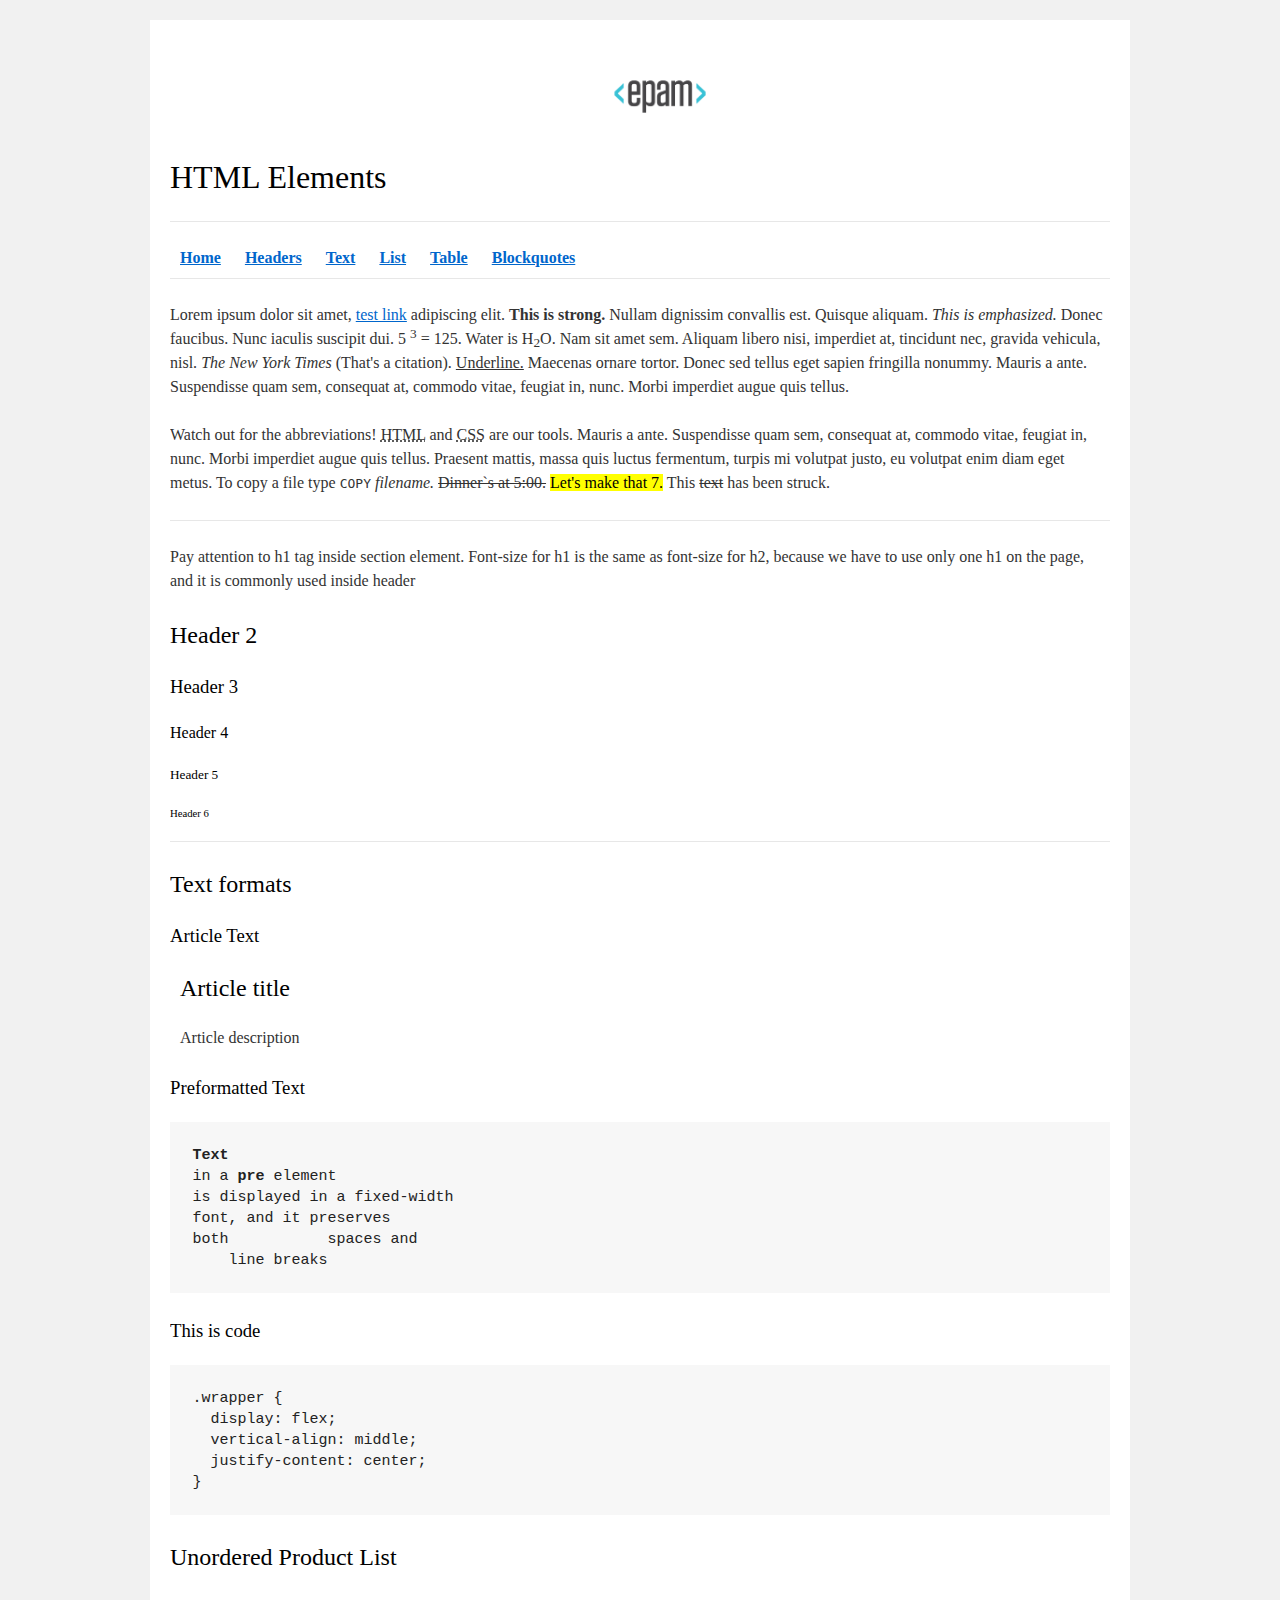
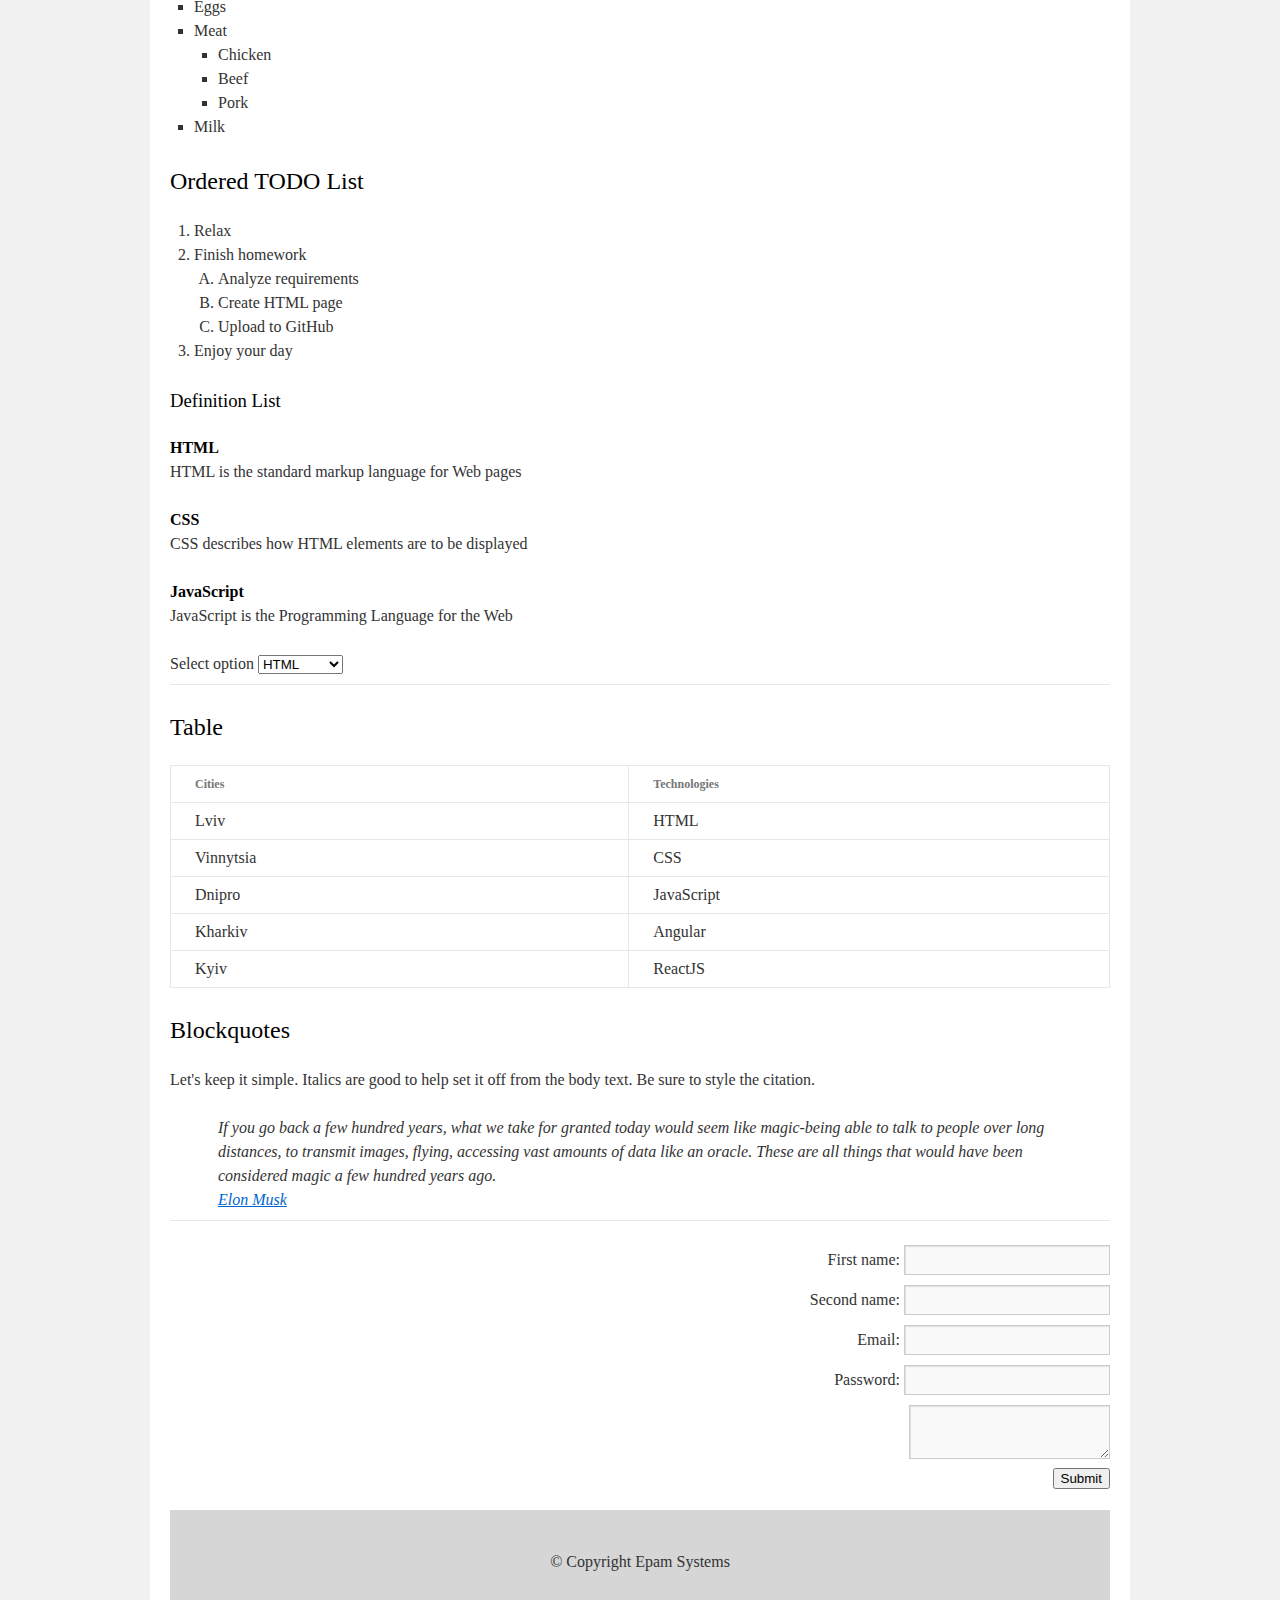
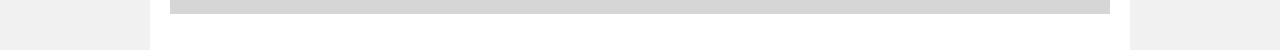
<file: FL11_HW1/homework/index.html>
<!DOCTYPE html>
<html lang="en" xmlns="http://www.w3.org/1999/xhtml">
<head>
  <meta charset="utf-8">
  <title>HTML Basics</title>
  <link rel="stylesheet" href="style.css">
</head>
<body>
<div id="wrapper">
  <div id="main">
    <div id="container">
      <div id="content" role="main">
        <header>
          <img src="logo.png" alt="logo">
          <h1>HTML Elements</h1>
          <hr>
          <nav>
            <a href="#home"><b>Home</b></a>
            <a href="#headers"><b>Headers</b></a>
            <a href="#text"><b>Text</b></a>
            <a href="#list"><b>List</b></a>
            <a href="#table"><b>Table</b></a>
            <a href="#blockquotes"><b>Blockquotes</b></a>
          </nav>
          <hr>
        </header>
        <main id="home">
            <p>
              Lorem ipsum dolor sit amet,
              <a href="#">test link</a>
              adipiscing elit.
              <strong>This is strong.</strong>
              Nullam dignissim convallis est. Quisque aliquam.
              <em>This is emphasized.</em>
              Donec faucibus. Nunc iaculis suscipit dui. 5 <sup>3</sup> = 125.
              Water is H<sub>2</sub>O.
              Nam sit amet sem. Aliquam libero nisi, imperdiet at, tincidunt nec, gravida vehicula, nisl.
              <cite>The New York Times</cite>
              (That's a citation).
              <u>Underline.</u>
              Maecenas ornare tortor. Donec sed tellus eget sapien fringilla nonummy. Mauris a ante. Suspendisse quam
              sem, consequat at, commodo vitae, feugiat in, nunc. Morbi imperdiet augue quis tellus.
            </p>
            <p>
              Watch out for the abbreviations!
              <abbr title="Hyper Text Markup Language ">HTML</abbr>
              and
              <abbr title="Cascading Style Sheets ">CSS</abbr>
              are our tools. Mauris a ante. Suspendisse quam sem, consequat at, commodo vitae, feugiat in, nunc. Morbi
              imperdiet augue quis tellus. Praesent mattis, massa quis luctus fermentum, turpis mi volutpat justo, eu
              volutpat enim diam eget metus. To copy a file type
              <code>COPY</code>
              <i>filename.</i>
              <s>Dinner`s at 5:00.</s>
              <mark>Let's make that 7.</mark>
              This <s>text</s> has been struck.
            </p>
            <hr>
            <p>
              Pay attention to h1 tag inside section element. Font-size for h1 is the same as font-size for h2,
              because we have to use only one h1 on the page, and it is commonly used inside header
            </p>
          <section id="headers">
            <h2>Header 2</h2>
            <h3>Header 3</h3>
            <h4>Header 4</h4>
            <h5>Header 5</h5>
            <h6>Header 6</h6>
          </section>
          <hr>
          <section id="text">
            <h2>Text formats</h2>
            <h3>Article Text</h3>
            <article>
              <h2>Article title</h2>
              <p>Article description</p>
            </article>
            <h3>Preformatted Text</h3>
            <pre><b>Text</b>
in a <b>pre</b> element
is displayed in a fixed-width
font, and it preserves
both           spaces and
    line breaks</pre>
            <h3>This is code</h3>
            <pre>.wrapper {
  display: flex;
  vertical-align: middle;
  justify-content: center;
}</pre>
          </section>
          <section id="list">
            <h2>Unordered Product List</h2>
            <ul>
              <li>Eggs</li>
              <li>Meat
                <ul>
                  <li>Chicken</li>
                  <li>Beef</li>
                  <li>Pork</li>
                </ul>
              </li>
              <li>Milk</li>
            </ul>
            <h2>Ordered TODO List</h2>
            <ol>
              <li>Relax</li>
              <li>Finish homework
                <ol>
                  <li>Analyze requirements</li>
                  <li>Create HTML page</li>
                  <li>Upload to GitHub</li>
                </ol>
              </li>
              <li>Enjoy your day</li>
            </ol>
            <h3>Definition List</h3>
            <dl>
              <dt>HTML</dt>
              <dd>HTML is the standard markup language for Web pages</dd>
              <dt>CSS</dt>
              <dd>CSS describes how HTML elements are to be displayed</dd>
              <dt>JavaScript</dt>
              <dd>JavaScript is the Programming Language for the Web</dd>
            </dl>
            <label>Select option
              <select id="select">
                <option value="html">HTML</option>
                <option value="css">CSS</option>
                <option value="JavaScript">JavaScript</option>
              </select>
            </label>
          </section>
          <hr>
          <section id="table">
            <h2>Table</h2>
            <table>
              <thead>
              <tr>
                <th>Cities</th>
                <th>Technologies</th>
              </tr>
              </thead>
              <tbody>
              <tr>
                <td>Lviv</td>
                <td>HTML</td>
              </tr>
              <tr>
                <td>Vinnytsia</td>
                <td>CSS</td>
              </tr>
              <tr>
                <td>Dnipro</td>
                <td>JavaScript</td>
              </tr>
              <tr>
                <td>Kharkiv</td>
                <td>Angular</td>
              </tr>
              <tr>
                <td>Kyiv</td>
                <td>ReactJS</td>
              </tr>
              </tbody>
            </table>
          </section>
          <section id="blockquotes">
            <h2>Blockquotes</h2>
            <p>Let's keep it simple. Italics are good to help set it off from the body text. Be sure to style the citation.</p>
            <blockquote>If you go back a few hundred years, what we take for granted today would seem like magic-being able
              to talk to people over long distances, to transmit images, flying, accessing vast amounts of data
              like an oracle. These are all things that would have been considered magic a few hundred years ago.</blockquote>
            <blockquote><a href="https://en.wikipedia.org/wiki/Elon_Musk" target="_blank">Elon Musk</a></blockquote>
          </section>
          <hr>
            <form action="#" method="get">
              <label for="name">
                First name: <input type="text" id="name"><br>
              </label>
              <label for="secondname">
                Second name: <input type="text" id="secondname"><br>
              </label>
              <label for="email">
                Email: <input type="email" id="email" required><br>
              </label>
              <label for="password">
                Password: <input type="password" id="password"><br>
              </label>
              <label>
                <textarea></textarea><br>
              </label>
              <button type="submit">Submit</button>
            </form>
        </main>
        <footer>
          &copy; Copyright Epam Systems
        </footer>
      </div>
    </div>
  </div>
</div>
</body>
</html>
</file>
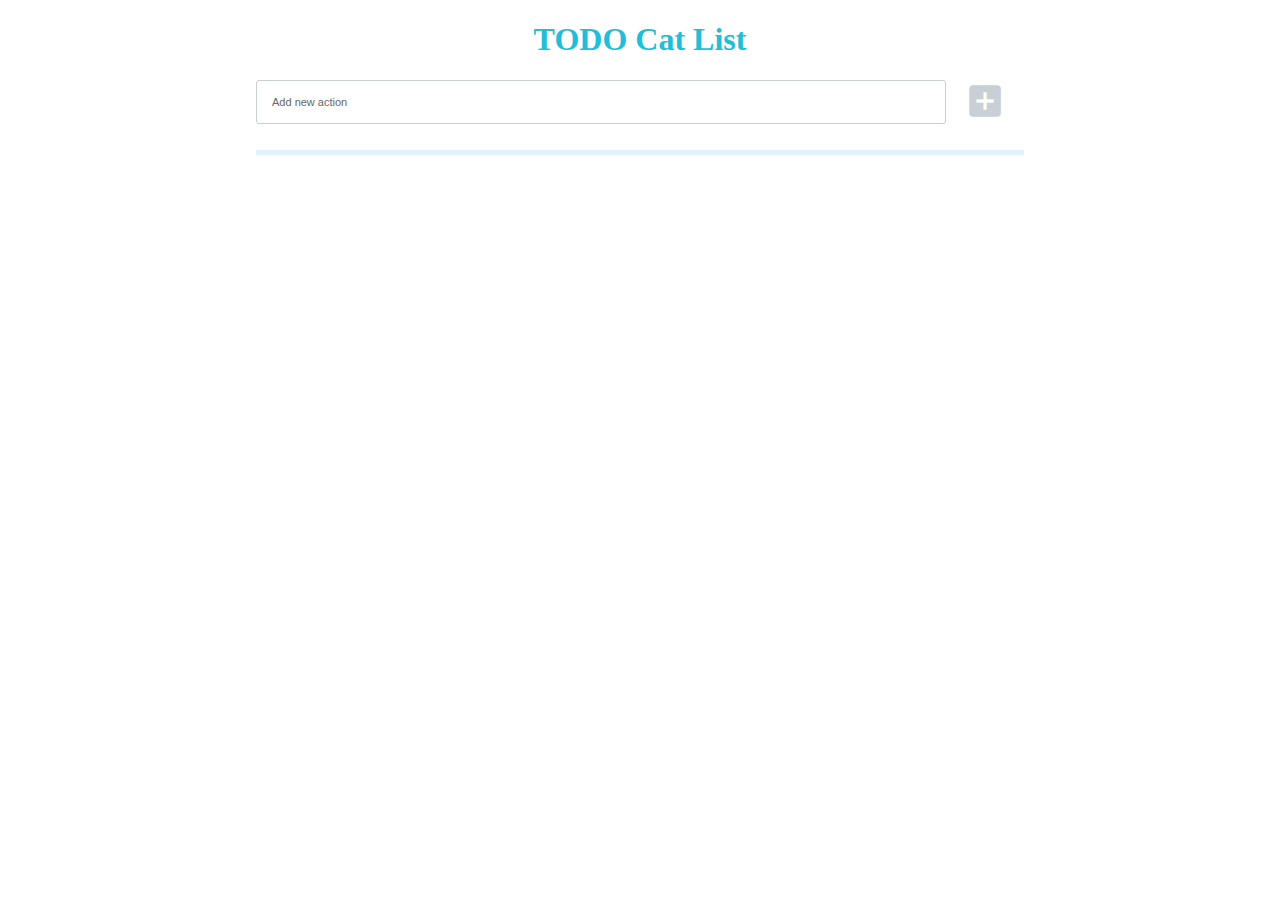
<file: FL11_HW11/homework/index.html>
<!DOCTYPE html>
<html lang="en">
<head>
  <meta charset="UTF-8">
  <title>Homework 11 - TODO Cat List</title>
  <link rel="stylesheet" href="./assets/material-icons/material-icons.css">
  <link rel="stylesheet" href="./assets/styles.css">
</head>
<body>

  <div id="root">
    <h1><span>todo</span> Cat List</h1>
    <div class="wrapper flex">
      <label>
        <input type="text" placeholder="Add new action" class="message">
      </label>
      <button class="add">
        <i class="material-icons icon_size">add_box</i>
      </button>
    </div>
    <div class="wrapper">
      <hr>
    </div>
    <div class="wrapper flex column">
      <ul class="todo width_100"></ul>
    </div>
  </div>
  <script src="./src/app.js"></script>
</body>
</html>
</file>
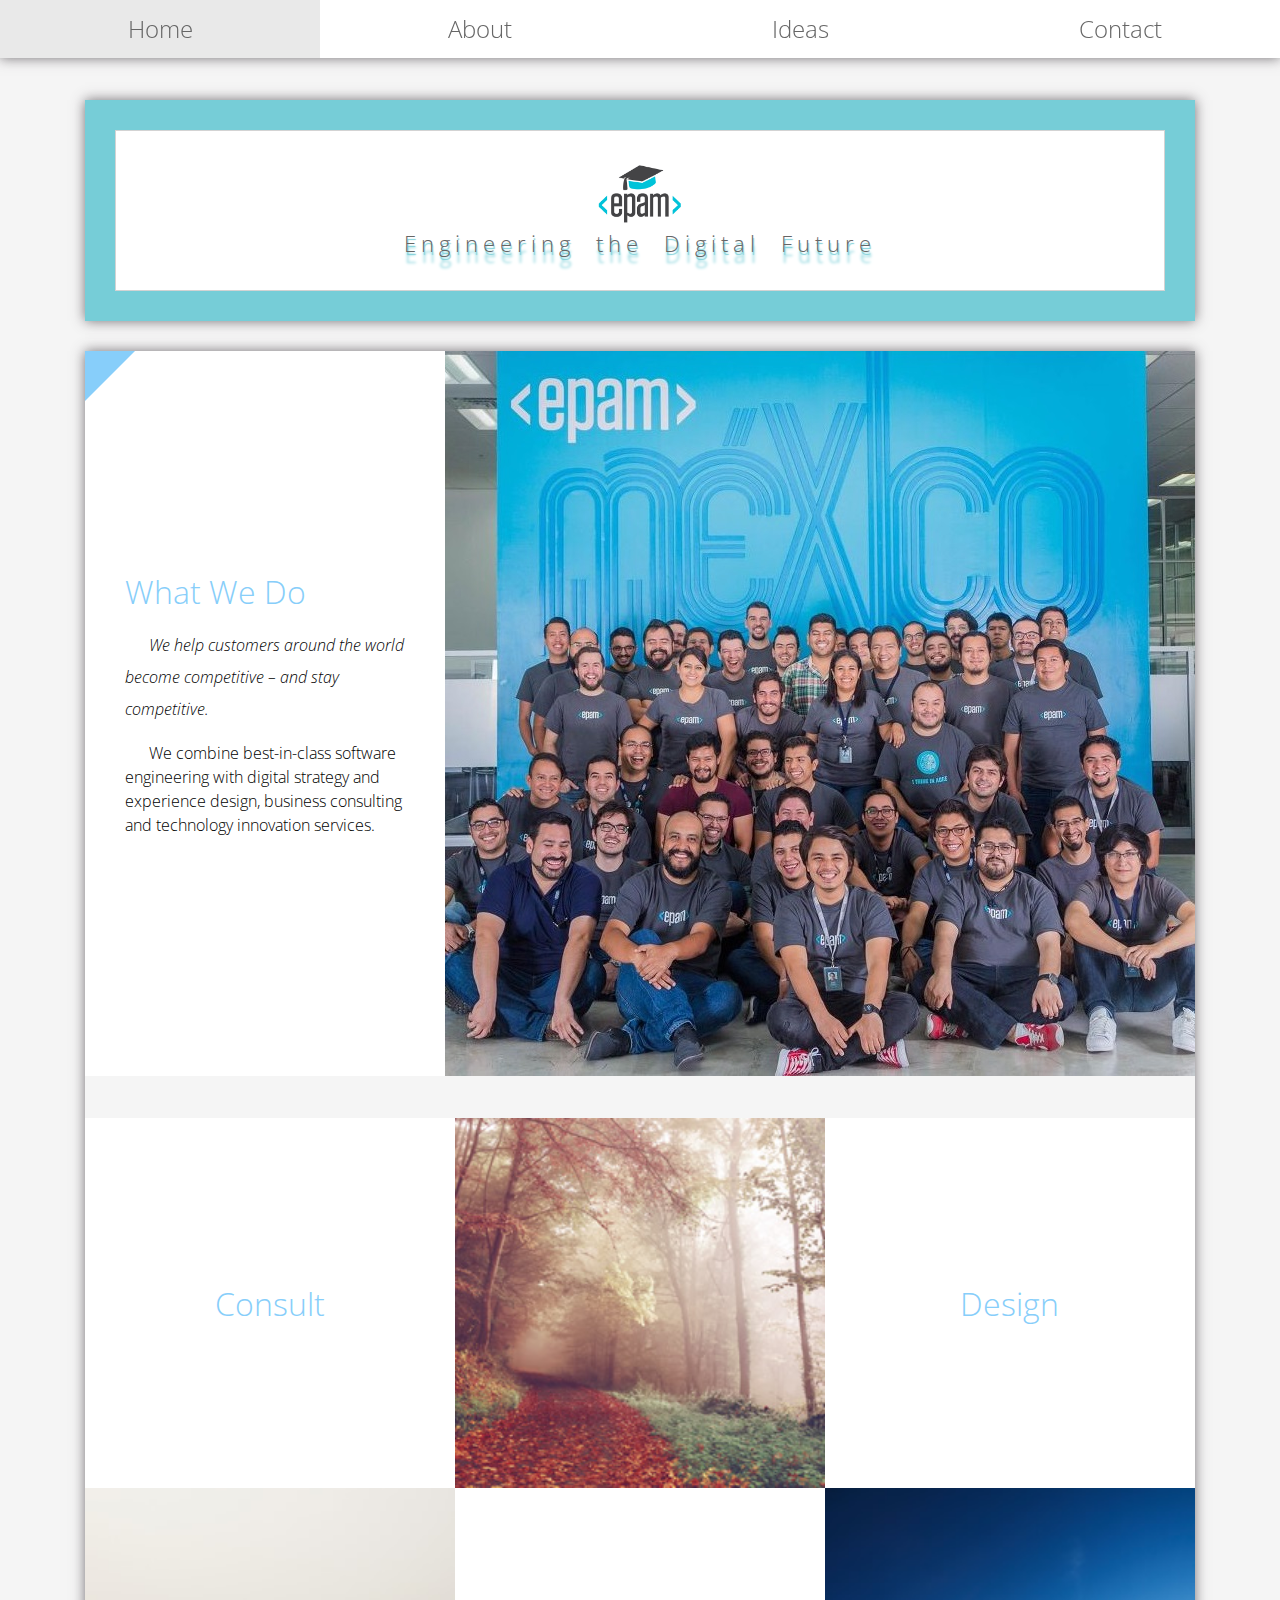
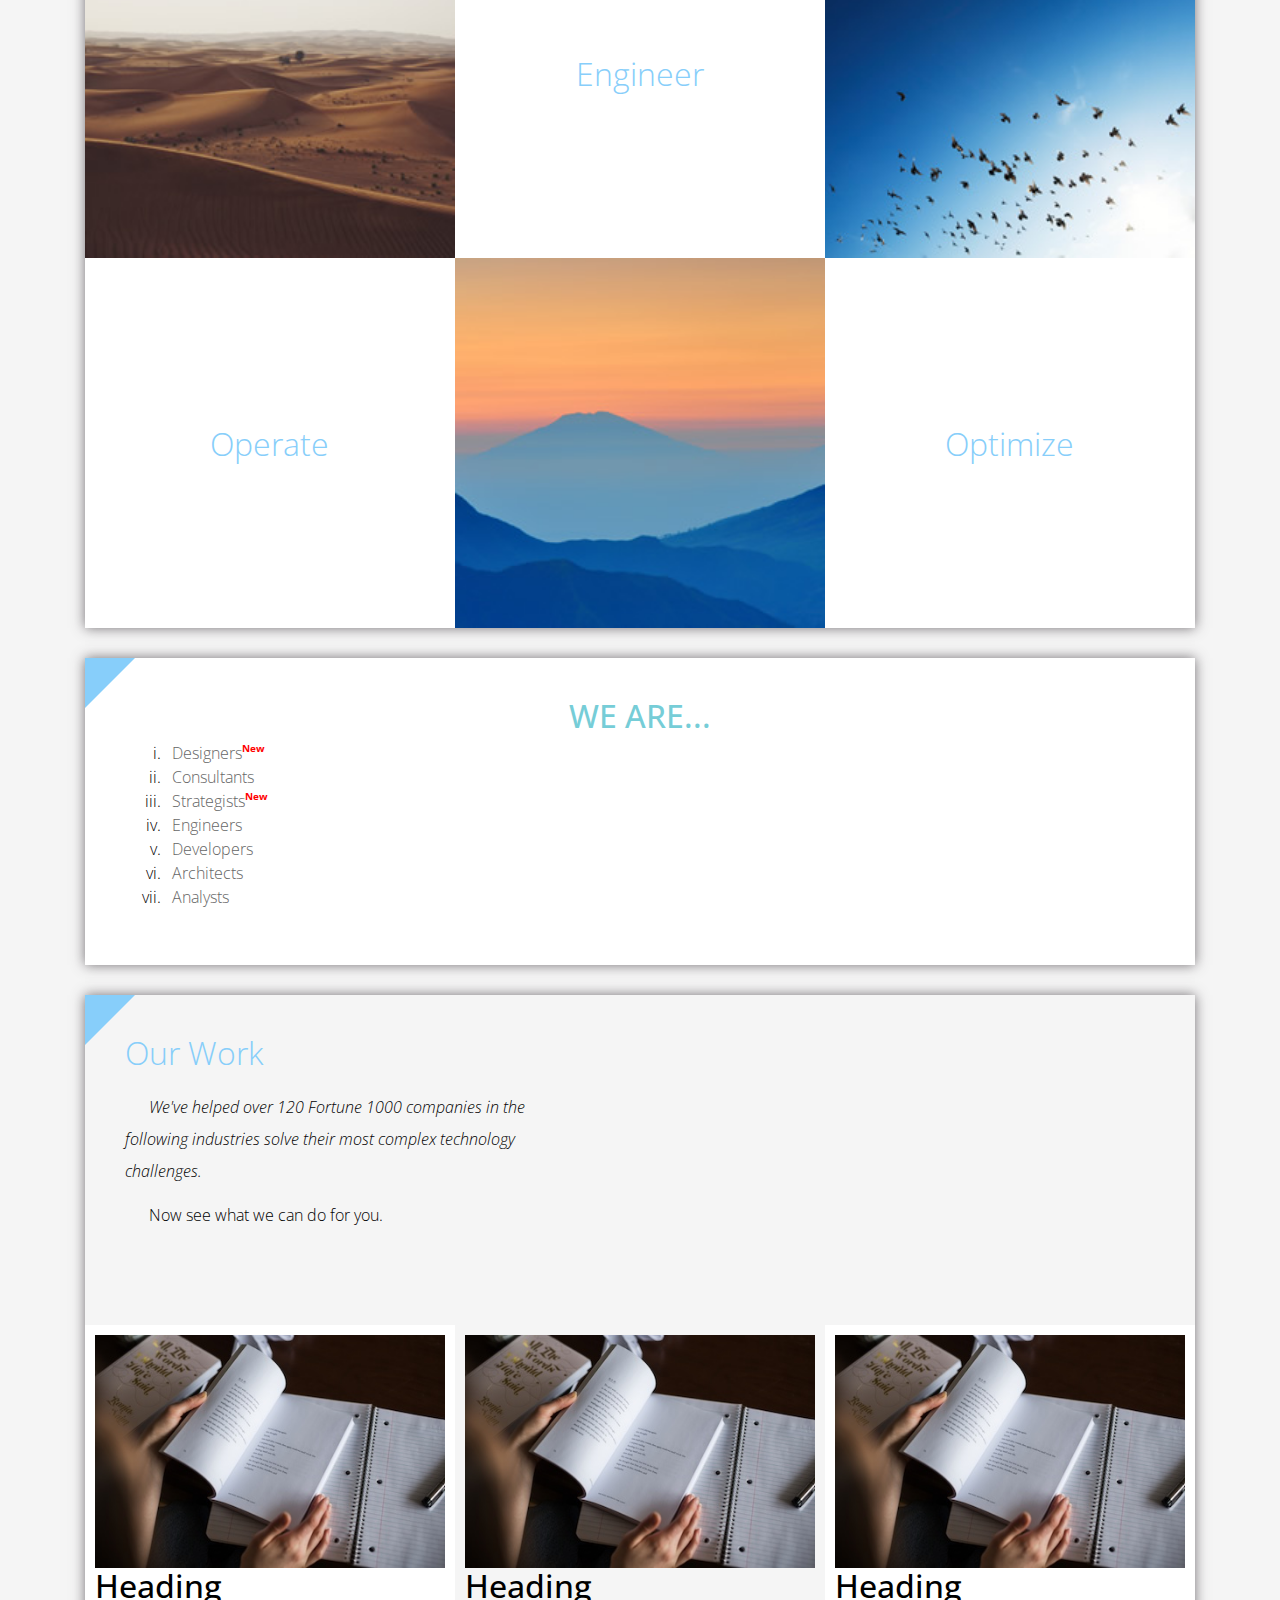
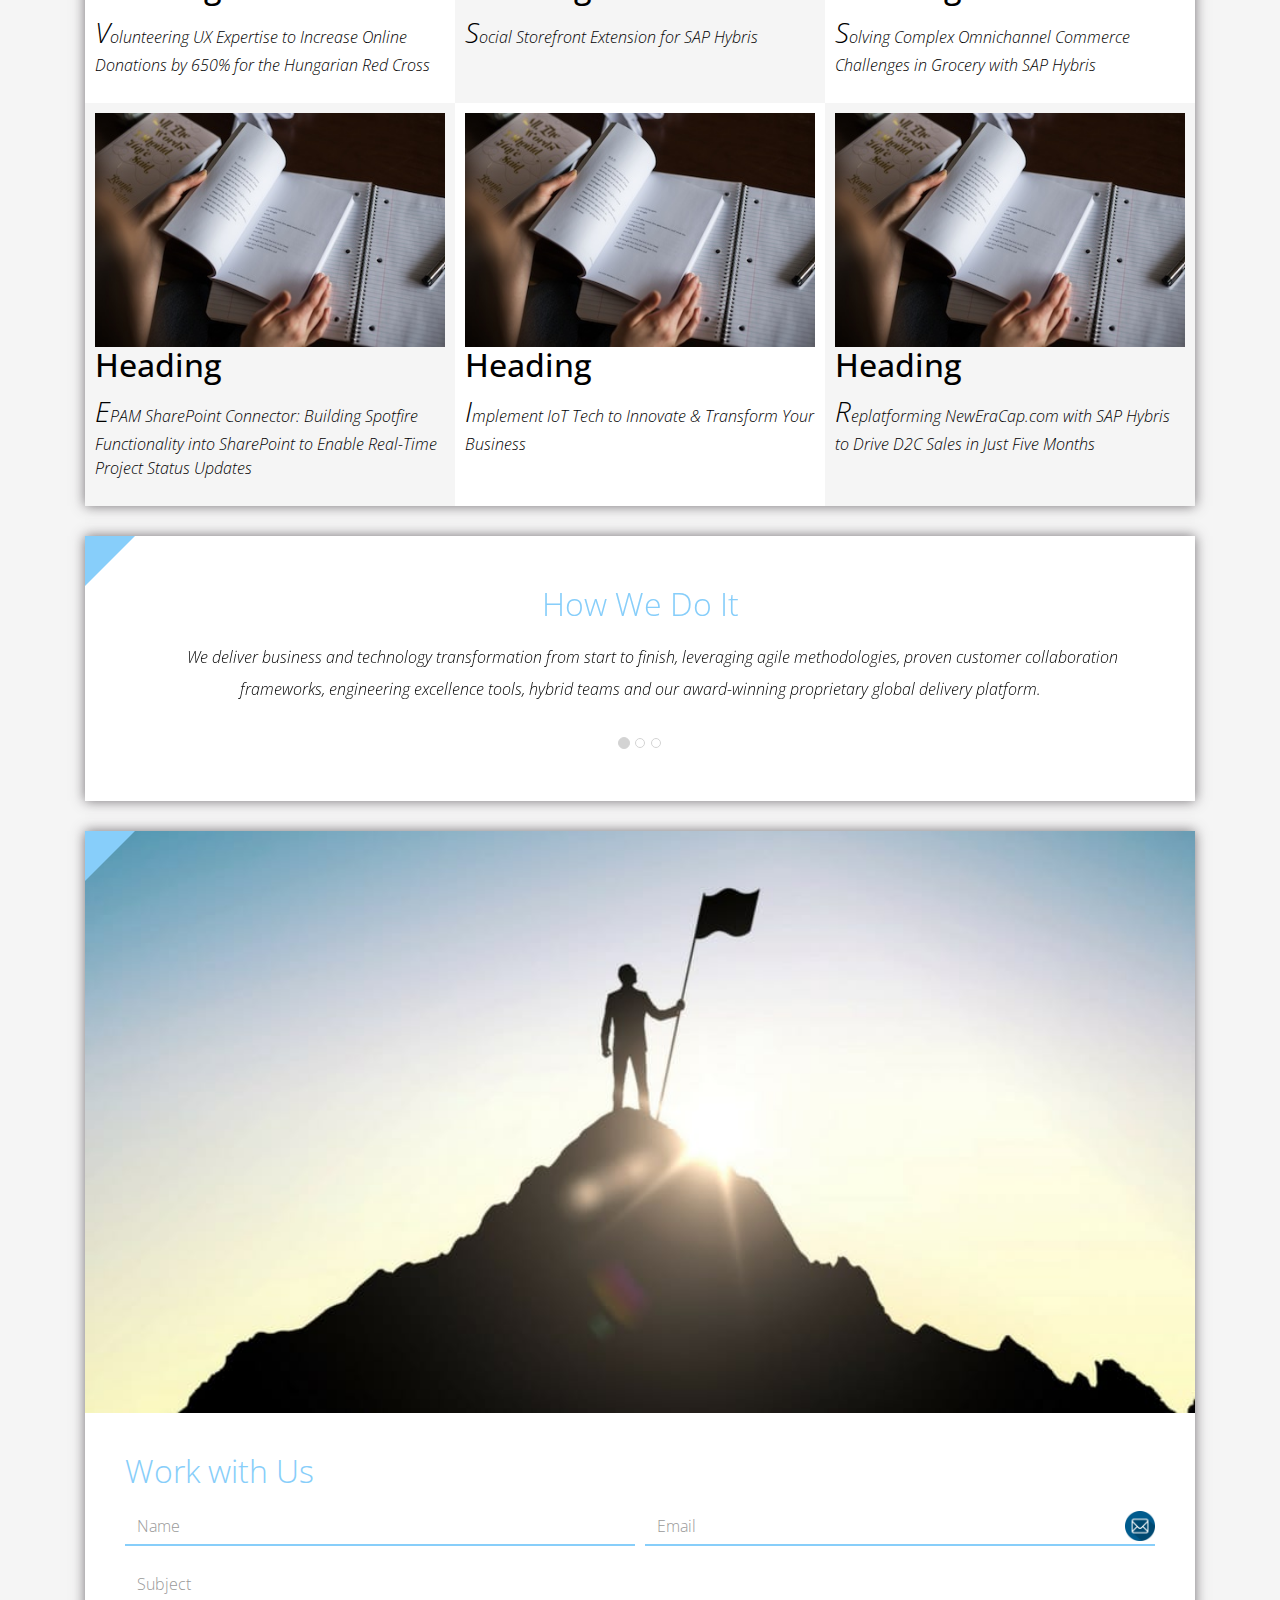
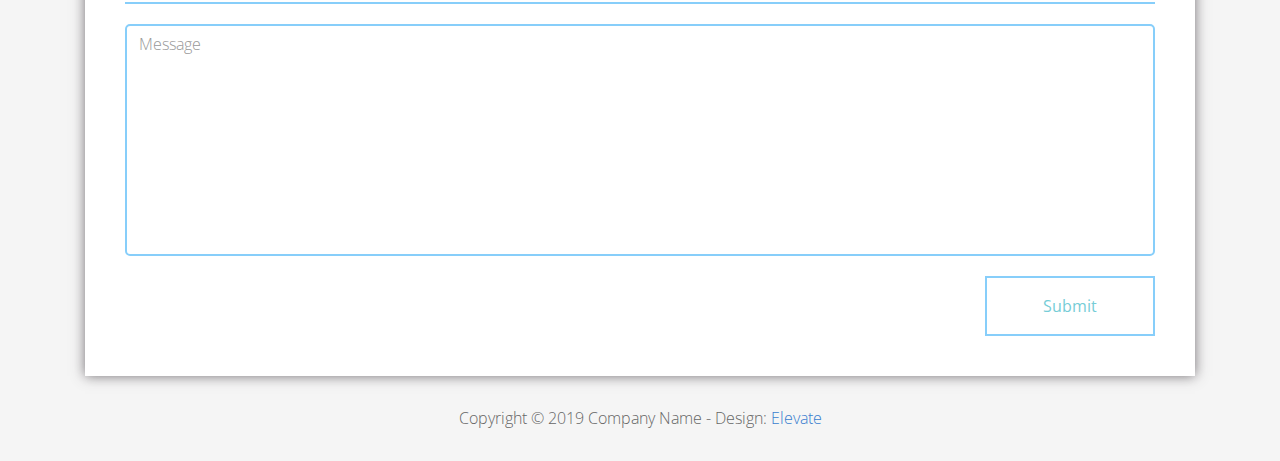
<file: FL11_HW2/homework/index.html>
<!DOCTYPE html>
<html lang="en">
<head>
  <meta charset="utf-8">
  <meta http-equiv="X-UA-Compatible" content="IE=edge">
  <meta name="viewport" content="width=device-width, initial-scale=1">

  <title>CSS Basics HW</title>



  <!-- load stylesheets -->
  <link rel="stylesheet" href="http://fonts.googleapis.com/css?family=Open+Sans:300,400">
  <!-- Google web font "Open Sans" -->
  <link rel="stylesheet" href="css/bootstrap.min.css">
  <!-- Bootstrap style -->
  <link rel="stylesheet" href="css/general.css">
  <link rel="stylesheet" href="css/style.css">
  <!-- Templatemo style -->
</head>

<body>
<div class="container">

  <div class="tm-sidebar">
    <nav class="tm-main-nav">
      <ul>
        <li class="tm-nav-item"><a href="#home" class="tm-nav-item-link">Home</a></li>
        <li class="tm-nav-item"><a href="#about" class="tm-nav-item-link">About</a></li>
        <li class="tm-nav-item"><a href="#ideas" class="tm-nav-item-link">Ideas</a></li>
        <li class="tm-nav-item"><a href="#contact" class="tm-nav-item-link">Contact</a></li>
      </ul>
    </nav>
  </div>

  <div class="tm-main-content">

    <div id="home" class="tm-content-box tm-content-header margin-b-10">
      <div class="tm-banner">
        <div class="tm-banner-inner">
          <img src="img/epam_logo.png" width="100" alt="">
          <p class="tm-banner-text">Engineering the Digital Future</p>
        </div>
      </div>
    </div>

    <section>
      <div class="tm-content-box flex-2-col">

        <div class="padding-medium flex-item tm-team-description-container flex-item">
          <h2 class="tm-section-title">What We Do</h2>
          <p class="tm-section-description">We help customers around the world become competitive – and stay competitive.</p>
          <p class="tm-section-description"> We combine best-in-class software engineering with digital strategy and experience design, business consulting and technology innovation services.</p>
        </div>
        <div class="flex-item tm-team-img">
          <img src="img/epam-mexico.jpg" alt="epam-mexico">
        </div>

      </div>

      <div id="about" class="tm-content-box">

        <ul class="boxes gallery-container">
          <li class="box box-bg">
            <h2 class="tm-section-title tm-section-title-box tm-box-bg-title">Consult</h2>
          </li>
          <li class="box">
            <a href="img/idea-large-01.jpg">
              <img src="img/idea-01.jpg" alt="Image" class="img-fluid thumbnail box-img">
            </a>
          </li>
          <li class="box box-bg">
            <h2 class="tm-section-title tm-section-title-box tm-box-bg-title">Design</h2>
          </li>
          <li class="box">
            <a href="img/idea-large-02.jpg">
              <img src="img/idea-02.jpg" alt="Image" class="img-fluid thumbnail box-img">
            </a>
          </li>
          <li class="box box-bg">
            <h2 class="tm-section-title tm-section-title-box tm-box-bg-title">Engineer</h2>
          </li>
          <li class="box">
            <a href="img/idea-large-03.jpg">
              <img src="img/idea-03.jpg" alt="Image" class="img-fluid thumbnail box-img">
            </a>
          </li>
          <li class="box box-bg">
            <h2 class="tm-section-title tm-section-title-box tm-box-bg-title">Operate</h2>
          </li>
          <li class="box">
            <a href="img/idea-large-04.jpg">
              <img src="img/idea-04.jpg" alt="Image" class="img-fluid thumbnail box-img">
            </a>
          </li>
          <li class="box box-bg">
            <h2 class="tm-section-title tm-section-title-box tm-box-bg-title">Optimize</h2>
          </li>
        </ul>

      </div>

    </section>

    <!-- slider -->
    <section class="heading tm-content-box">
      <div class="padding-medium">
        <h2> WE ARE...</h2>
        <ol>
          <li><a href="index.html" class="text">Designers</a></li>
          <li><a href="index.html">Consultants</a></li>
          <li><a href="#" class="text">Strategists</a></li>
          <li><a href="#">Engineers</a></li>
          <li><a href="#">Developers</a></li>
          <li><a href="#">Architects</a></li>
          <li><a href="#">Analysts</a></li>
        </ol>
      </div>
    </section>

    <section class="blocks">
      <div class="padding-medium flex-item tm-team-description-container">
        <h2 class="tm-section-title">Our Work</h2>
        <p class="tm-section-description">We've helped over 120 Fortune 1000 companies in the following industries solve their most complex technology challenges. </p>
        <p class="tm-section-description"> Now see what we can do for you.</p>
      </div>
      <div class="tm-content-box flex-2-col">
      </div>
      <div  class="tm-content-box">
        <ul class="boxes gallery-container">
          <li class="box box-work">
            <img src="img/study.jpeg" alt="Image" class="img-fluid">
            <div>
              <h2>Heading</h2>
              <p>Volunteering UX Expertise to Increase Online Donations by 650% for the Hungarian Red Cross</p>
            </div>
          </li>
          <li class="box box-work">
            <img src="img/study.jpeg" alt="Image" class="img-fluid">
            <div>
              <h2>Heading</h2>
              <p>Social Storefront Extension for SAP Hybris</p>
            </div>
          </li>
          <li class="box box-work">
            <img src="img/study.jpeg" alt="Image" class="img-fluid">
            <div>
              <h2>Heading</h2>
              <p>Solving Complex Omnichannel Commerce Challenges in Grocery with SAP Hybris</p>
            </div>
          </li>
          <li class="box box-work">
            <img src="img/study.jpeg" alt="Image" class="img-fluid">
            <div>
              <h2>Heading</h2>
              <p>EPAM SharePoint Connector: Building Spotfire Functionality into SharePoint to Enable Real-Time Project Status Updates</p>
            </div>
          </li>
          <li class="box box-work">
            <img src="img/study.jpeg" alt="Image" class="img-fluid">
            <div>
              <h2>Heading</h2>
              <p>Implement IoT Tech to Innovate &amp; Transform Your Business</p>
            </div>
          </li>
          <li class="box box-work">
            <img src="img/study.jpeg" alt="Image" class="img-fluid">
            <div>
              <h2>Heading</h2>
              <p>Replatforming NewEraCap.com with SAP Hybris to Drive D2C Sales in Just Five Months</p>
            </div>
          </li>
        </ul>

      </div>
    </section>

    <section id="ideas">
      <div id="tmCarousel" class="carousel slide tm-content-box" data-ride="carousel">

        <ol class="carousel-indicators">
          <li data-target="#tmCarousel" data-slide-to="0" class="active"></li>
          <li data-target="#tmCarousel" data-slide-to="1" class=""></li>
          <li data-target="#tmCarousel" data-slide-to="2" class=""></li>
        </ol>

        <div class="carousel-inner" role="listbox">

          <div class="carousel-item active">
            <div class="carousel-content">
              <div class="flex-item">
                <h2 class="tm-section-title">How We Do It</h2>
                <p class="tm-section-description carousel-description">We deliver business and technology transformation from start to finish, leveraging agile methodologies, proven customer collaboration frameworks, engineering excellence tools, hybrid teams and our award-winning proprietary global delivery platform.</p>
              </div>
            </div>
          </div>

          <div class="carousel-item">
            <div class="carousel-content">
              <div class="flex-item">
                <h2 class="tm-section-title">Our Clients</h2>
                <p class="tm-section-description carousel-description">Lorem ipsum dolor sit amet,
                  consectetur adipiscing elit. Quisque vel nisi pharetra nibh varius pharetra ac
                  sagittis nisi. Etiam pharetra vestibulum hendrerit. Pellentesque interdum metus
                  sed massa rutrum.</p>
              </div>
            </div>
          </div>

          <div class="carousel-item">
            <div class="carousel-content">
              <div class="flex-item">
                <h2 class="tm-section-title">Our Projects</h2>
                <p class="tm-section-description carousel-description">Donec ex libero, fringilla
                  vitae purus sit amet, rhoncus pharetra lorem. Pellentesque id sem id lacus
                  ultricies vehicula. Aliquam rutrum mi non. Pellentesque interdum metus sed massa
                  rutrum.</p>
              </div>
            </div>
          </div>

        </div>

      </div>
    </section>

    <section class="tm-content-box">
      <img src="img/contact-us.jpg" alt="Contact image" class="img-fluid img-contact-us">

      <div id="contact" class="padding-medium">
        <h2 class="tm-section-title">Work with Us</h2>
        <form action="#contact" method="get" class="contact-form">

          <div class="form-group col-xs-12 col-sm-12 col-md-6 col-lg-6 form-group-2-col-left">
            <input type="text" id="contact_name" name="contact_name" class="form-control"
                   placeholder="Name" required/>
          </div>
          <div class="form-group col-xs-12 col-sm-12 col-md-6 col-lg-6 form-group-2-col-right mandatory-field">
            <input type="email" id="contact_email" name="contact_email" class="form-control"
                   placeholder="Email" required/>
          </div>
          <div class="form-group">
            <input type="text" id="contact_subject" name="contact_subject" class="form-control"
                   placeholder="Subject" required/>
          </div>
          <div class="form-group">
            <textarea id="contact_message" name="contact_message" class="form-control" rows="9"
                      placeholder="Message" required></textarea>
          </div>

          <button type="submit" class="btn btn-primary submit-btn">Submit</button>

        </form>
      </div>
    </section>

    <footer class="tm-footer">
      <p class="text-xs-center">Copyright &copy; 2019 Company Name

        - Design: <a rel="nofollow" href="http://www.templatemo.com/tm-481-elevate"
                     target="_parent">Elevate</a></p>
    </footer>

  </div>

</div>

</body>
</html>
</file>
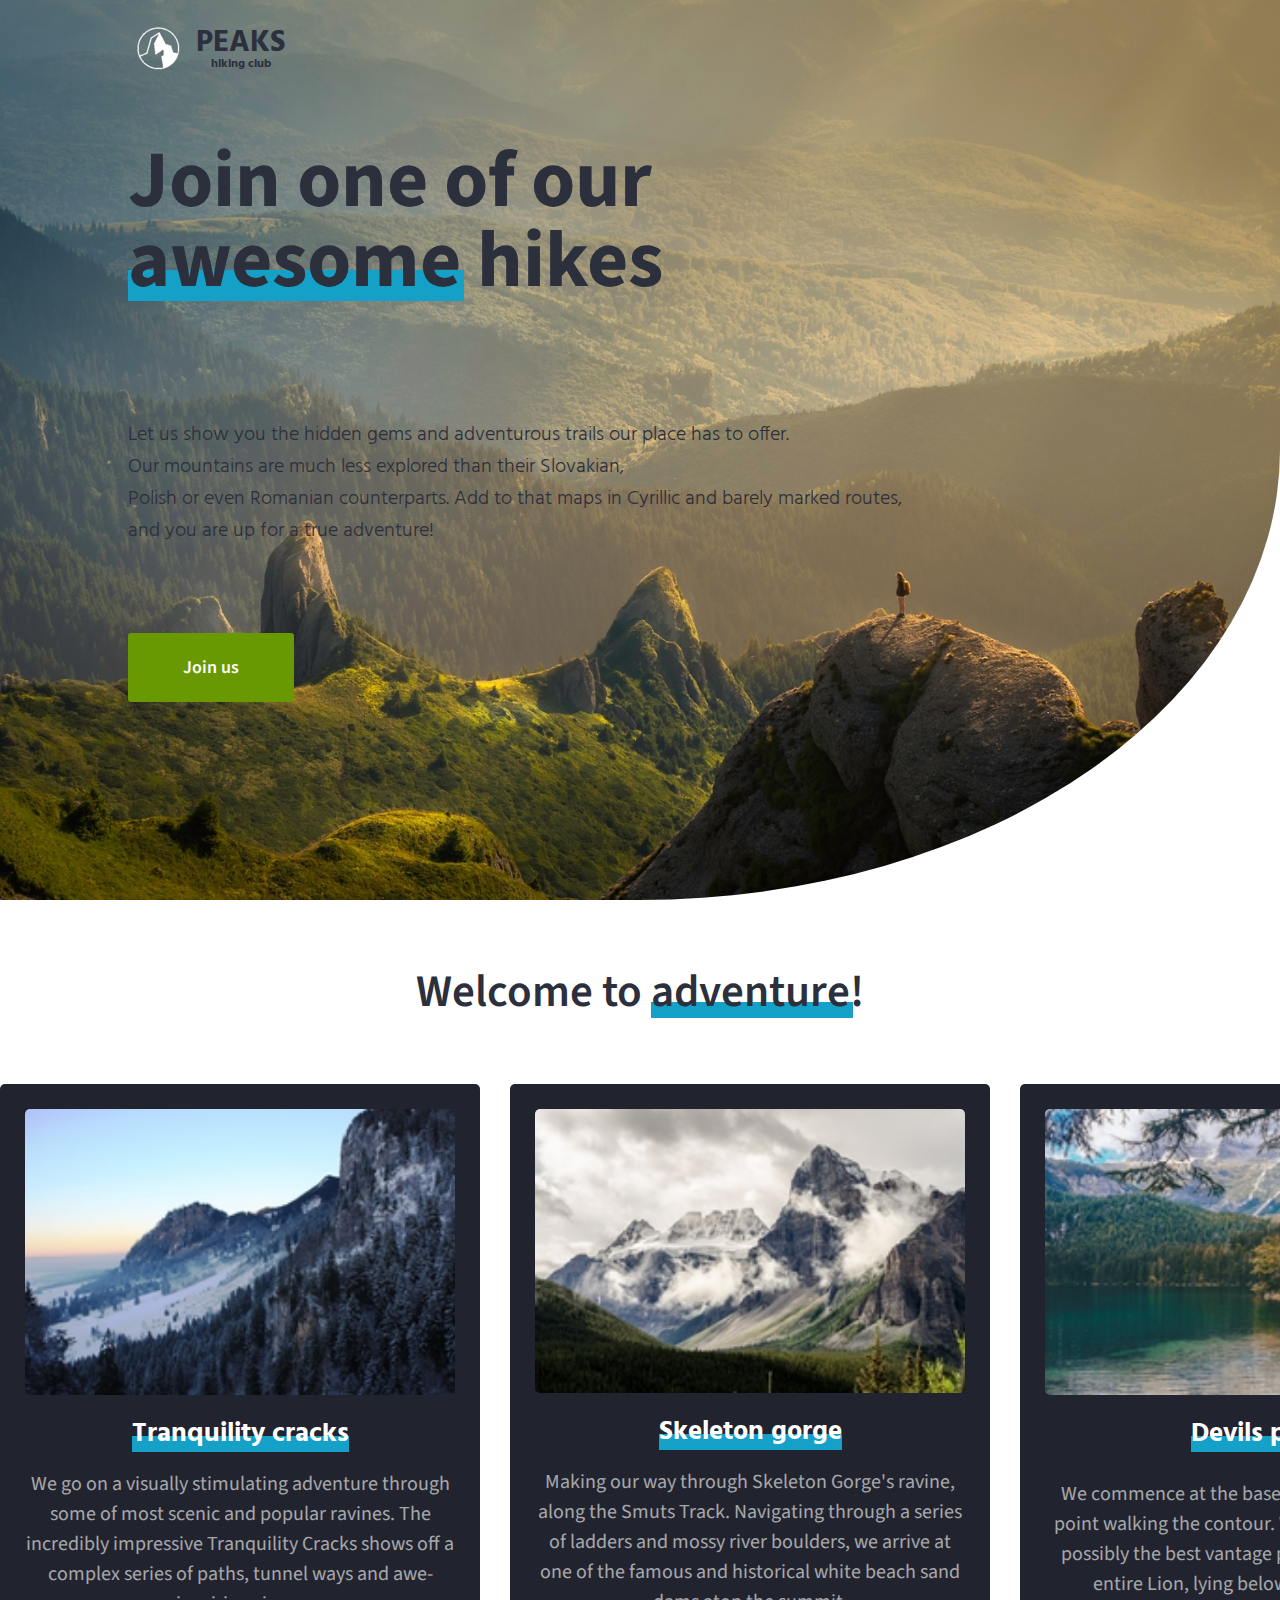
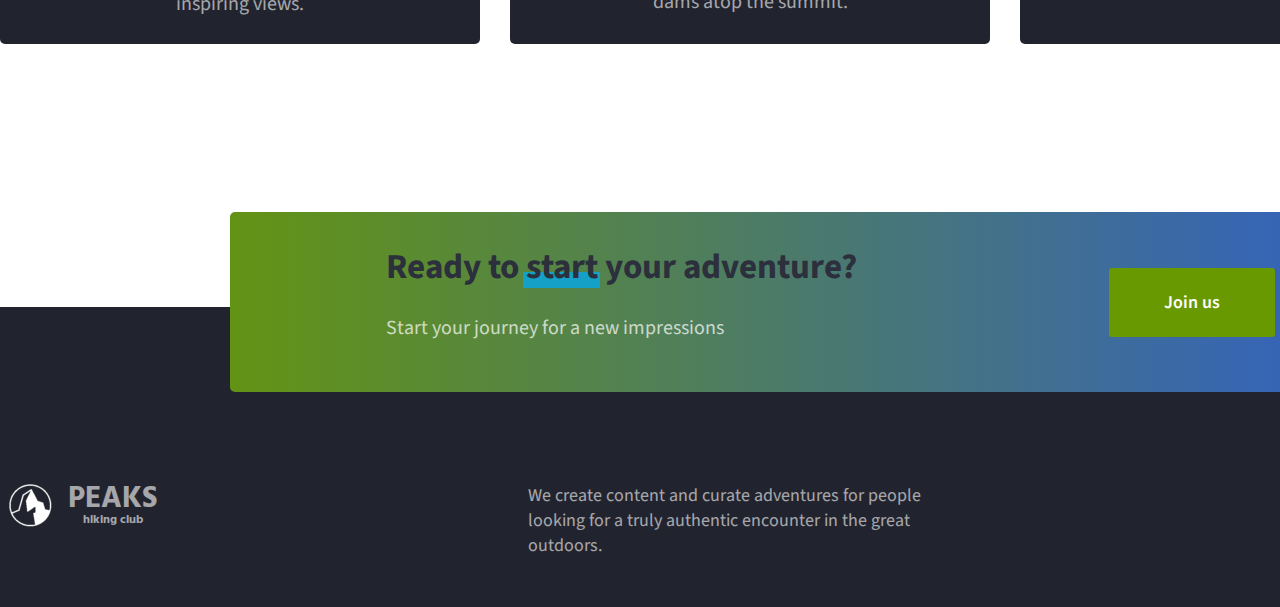
<file: FL11_HW3/homework/index.html>
<!DOCTYPE html>
<html lang="en">

<head>
  <meta charset="UTF-8">
  <meta name="viewport" content="width=device-width, initial-scale=1.0">
  <meta http-equiv="X-UA-Compatible" content="ie=edge">
  <link href="https://fonts.googleapis.com/css?family=Hind:400,600%7CSource+Sans+Pro:400,600,700%7CFresca" rel="stylesheet"/>

  <!-- Styles should be switched here: -->

  <link rel="stylesheet" type="text/css" href="css/style1.css">
  <!--     <link rel="stylesheet" type="text/css" href="css/style2.css">-->

  <title>PEAKS hiking club</title>
</head>

<body>
<header class="header">
  <div class="header-wrap">
    <div class="landing-logo">
      <img src="img/m-logo.png" alt="logo" />
      <p>PEAKS<span>hiking club</span></p>
    </div>
    <p class="header_heading">
      Join one of our awesome hikes
    </p>
    <p class="header_text">
      Let us show you the hidden gems and adventurous trails our place has to offer.
      Our mountains are much less explored than their Slovakian,
      Polish or even Romanian counterparts. Add to that maps in Cyrillic and barely marked routes,
      and you are up for a true adventure!
    </p>
    <button class="header_button">Join us</button>
  </div>
</header>
<main class="section">
  <p class="section_text">
    Welcome to adventure!
  </p>
  <div class="section_card_wrap">
    <div class="section_card">
      <img class="section_card_img"
           src="img/m-1.jpg"
           alt="experts"/>
      <p class="section_card_heading">
        Tranquility cracks
        <span class="section_card_underline"></span>
      </p>
      <p class="section_card_text">
        We go on a visually stimulating adventure through some of most scenic and popular ravines.
        The incredibly impressive Tranquility Cracks shows off a complex series of paths, tunnel ways and awe-inspiring views.
      </p>
    </div>
    <div class="section_card">
      <img class="section_card_img"
           src="img/m-2.jpg"
           alt="content formats"/>
      <p class="section_card_heading">
        Skeleton gorge
        <span class="section_card_underline"></span>
      </p>
      <p class="section_card_text">
        Making our way through Skeleton Gorge's ravine, along the Smuts Track.
        Navigating through a series of ladders and mossy river boulders, we arrive at one of the famous and historical white beach sand dams atop the summit.
      </p>
    </div>
    <div class="section_card">
      <img class="section_card_img"
           src="img/m-3.jpg"
           alt="certificate"/>
      <p class="section_card_heading">
        Devils peak
        <span class="section_card_underline"></span>
      </p>
      <p class="section_card_text">
        We commence at the base of the Tafelberg start point walking the contour.
        With unique views and possibly the best vantage point to make out the entire Lion, lying below Table Mountain.
      </p>
    </div>
  </div>
  <div class="section_banner">
    <div class="section_banner_text_wrap">
      <p class="section_banner_heading">
        Ready to start your adventure?
      </p>
      <p class="section_banner_text">
        Start your journey for a new impressions
      </p>
    </div>
    <button class="section_banner_button">Join us</button>
  </div>
</main>
<footer class="footer">
  <div class="footer-wrap">
    <div class="footer_logo landing-logo">
      <img src="img/m-logo.png" alt="logo" />
      <p>PEAKS<span>hiking club</span></p>
    </div>
    <p class="footer_text">
      We create content  and curate adventures for  people looking for a truly authentic encounter in the great outdoors.
    </p>
    <span class="footer-cr">
          &copy; 2019 by PEAKS hiking club
        </span>
  </div>
</footer>
</body>

</html>
</file>
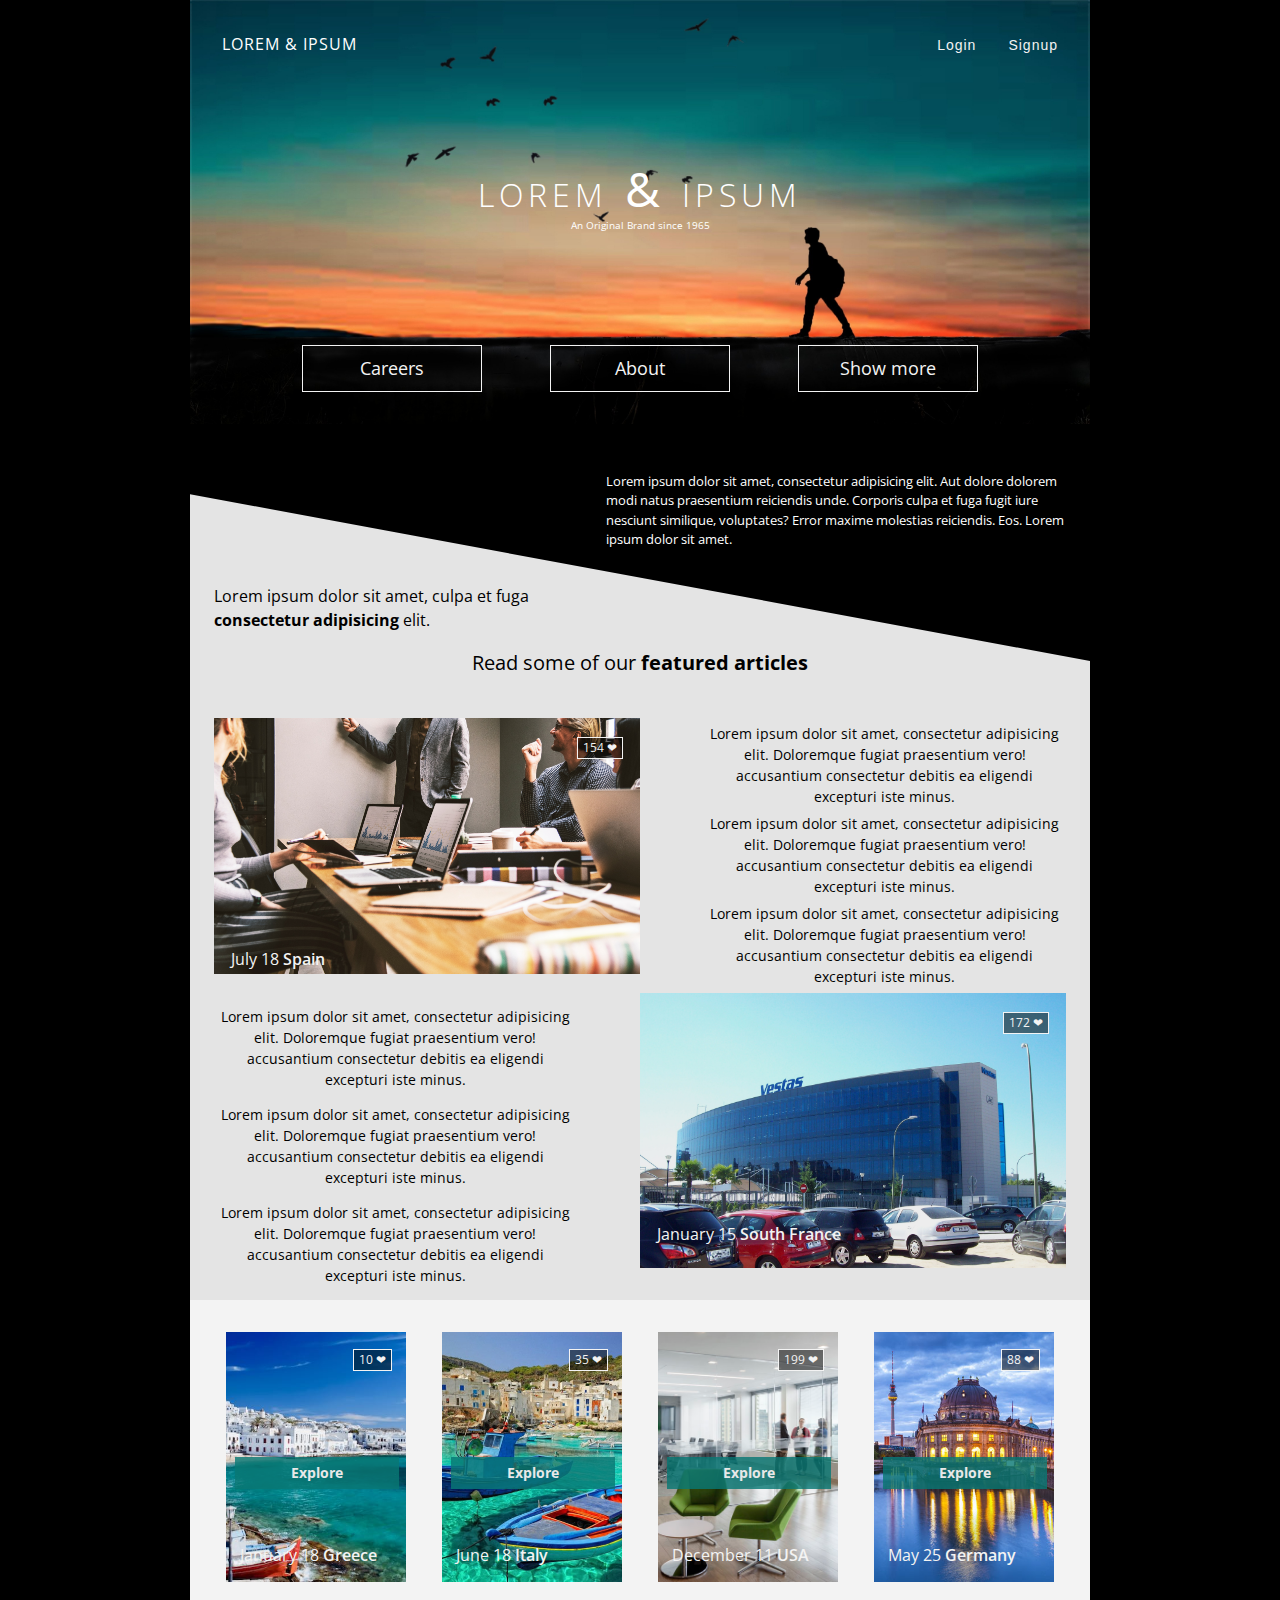
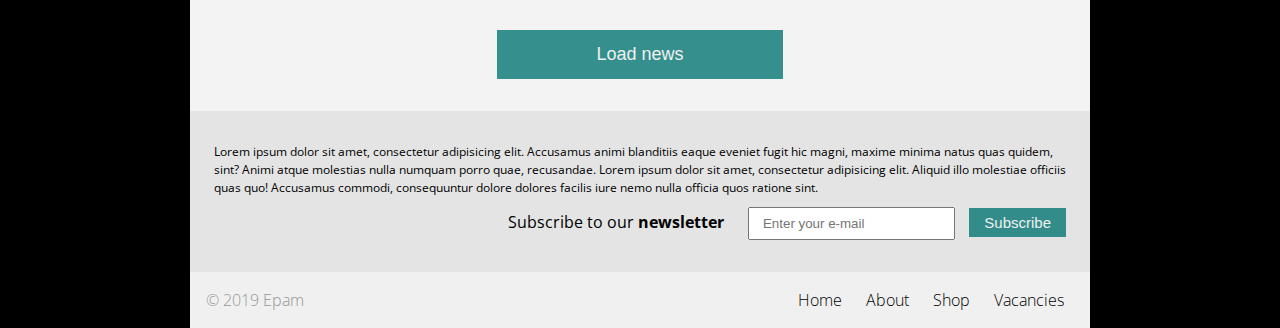
<file: FL11_HW4/homework/index.html>
<!DOCTYPE html>
<html lang="zxx">
<head>
  <meta charset="UTF-8">
  <meta name="viewport" content="width=device-width, initial-scale=1.0">
  <title>Website</title>
  <link href="https://fonts.googleapis.com/css?family=Open+Sans:300,400,700&display=swap" rel="stylesheet">
  <link rel="stylesheet" href="css/style.css">
</head>
<body>
<div class="wrapper">
  <header id="home">
    <div class="heading">
      <div class="logo">
        <p>Lorem & Ipsum</p>
      </div>
      <div class="buttons">
        <button type="button">Login</button>
        <button type="button">Signup</button>
      </div>
    </div>
    <div class="flex_wrap">
      <div class="title">
        <h1>Lorem<span> & </span>Ipsum</h1>
        <p>An Original Brand since 1965</p>
      </div>
      <nav class="navigation">
        <a href="#">Careers</a>
        <a href="#about">About</a>
        <a href="#">Show more</a>
      </nav>
    </div>
  </header>
  <main id="about">
    <div class="empty"></div>
    <section class="paragraphs">
      <h2 class="right_cite">Lorem ipsum dolor sit amet, consectetur adipisicing elit. Aut dolore dolorem modi natus
        praesentium reiciendis unde. Corporis culpa et fuga fugit iure nesciunt similique, voluptates? Error maxime
        molestias reiciendis. Eos. Lorem ipsum dolor sit amet.</h2>
      <p class="left_cite">Lorem ipsum dolor sit amet, culpa et fuga <strong>consectetur adipisicing</strong> elit.</p>
    </section>
    <section class="features">
      <h2 class="articles_title">Read some of our <strong>featured articles</strong></h2>
      <article>
        <div class="item">
          <h3 class="likes">154 ❤</h3>
          <img src="img/sample-1.jpg" alt="photo">
          <time datetime="2019-06-18">July 18<span> Spain </span></time>
        </div>
        <div class="photo_like second_left">
          <p>Lorem ipsum dolor sit amet, consectetur adipisicing elit. Doloremque fugiat praesentium vero!
            accusantium consectetur debitis ea eligendi excepturi iste minus.</p>
          <p>Lorem ipsum dolor sit amet, consectetur adipisicing elit. Doloremque fugiat praesentium vero!
            accusantium consectetur debitis ea eligendi excepturi iste minus.</p>
          <p>Lorem ipsum dolor sit amet, consectetur adipisicing elit. Doloremque fugiat praesentium vero!
            accusantium consectetur debitis ea eligendi excepturi iste minus.</p>
        </div>
      </article>
      <article>
        <div class="item margin_item">
          <h3 class="likes">172 ❤</h3>
          <img src="img/sample-2.jpg" alt="photo">
          <time datetime="2019-02-15">January 15<span> South France </span></time>
        </div>
        <div class="photo_like ">
          <p>Lorem ipsum dolor sit amet, consectetur adipisicing elit. Doloremque fugiat praesentium vero!
            accusantium consectetur debitis ea eligendi excepturi iste minus.</p>
          <p>Lorem ipsum dolor sit amet, consectetur adipisicing elit. Doloremque fugiat praesentium vero!
            accusantium consectetur debitis ea eligendi excepturi iste minus.</p>
          <p>Lorem ipsum dolor sit amet, consectetur adipisicing elit. Doloremque fugiat praesentium vero!
            accusantium consectetur debitis ea eligendi excepturi iste minus.</p>
        </div>
      </article>
    </section>
    <section class="travel">
      <div class="flexbox">
        <div class="box">
          <h2 class="likes">10 ❤</h2>
          <h3>Explore</h3>
          <img src="img/news-list-1.jpg" alt="photo">
          <time datetime="2019-02-18">January 18<span> Greece </span></time>
        </div>
        <div class="box">
          <h2 class="likes">35 ❤</h2>
          <h3>Explore</h3>
          <img src="img/news-list-2.jpg" alt="photo">
          <time datetime="2019-06-18">June 18<span> Italy </span></time>
        </div>
        <div class="box">
          <h2 class="likes">199 ❤</h2>
          <h3>Explore</h3>
          <img src="img/news-list-3.jpg" alt="photo">
          <time datetime="2019-12-11">December 11<span> USA </span></time>
        </div>
        <div class="box">
          <h2 class="likes">88 ❤</h2>
          <h3>Explore</h3>
          <img src="img/news-list-4.jpg" alt="photo">
          <time datetime="2019-05-25">May 25<span> Germany </span></time>
        </div>
      </div>
      <button class="news_button" type="button">Load news</button>
    </section>
    <section class="last_section">
      <h4>Lorem ipsum dolor sit amet, consectetur adipisicing elit. Accusamus animi blanditiis eaque eveniet fugit hic
        magni, maxime minima natus quas quidem, sint? Animi atque molestias nulla numquam porro quae, recusandae. Lorem
        ipsum dolor sit amet, consectetur adipisicing elit. Aliquid illo molestiae officiis quas quo! Accusamus commodi,
        consequuntur dolore dolores facilis iure nemo nulla officia quos ratione sint. </h4>
      <form class="form_subscribe">
        <label for="sub">Subscribe to our <strong>newsletter</strong></label>
        <input type="email" name="email" id="sub" placeholder="Enter your e-mail">
        <button type="submit" class="subscribe_btn">Subscribe</button>
      </form>
    </section>
  </main>
  <footer>
    <p>© 2019 Epam</p>
    <div class="footer_nav">
      <a href="#home">Home</a>
      <a href="#about">About</a>
      <a href="#">Shop</a>
      <a href="#">Vacancies</a>
    </div>
  </footer>
</div>
</body>
</html>
</file>
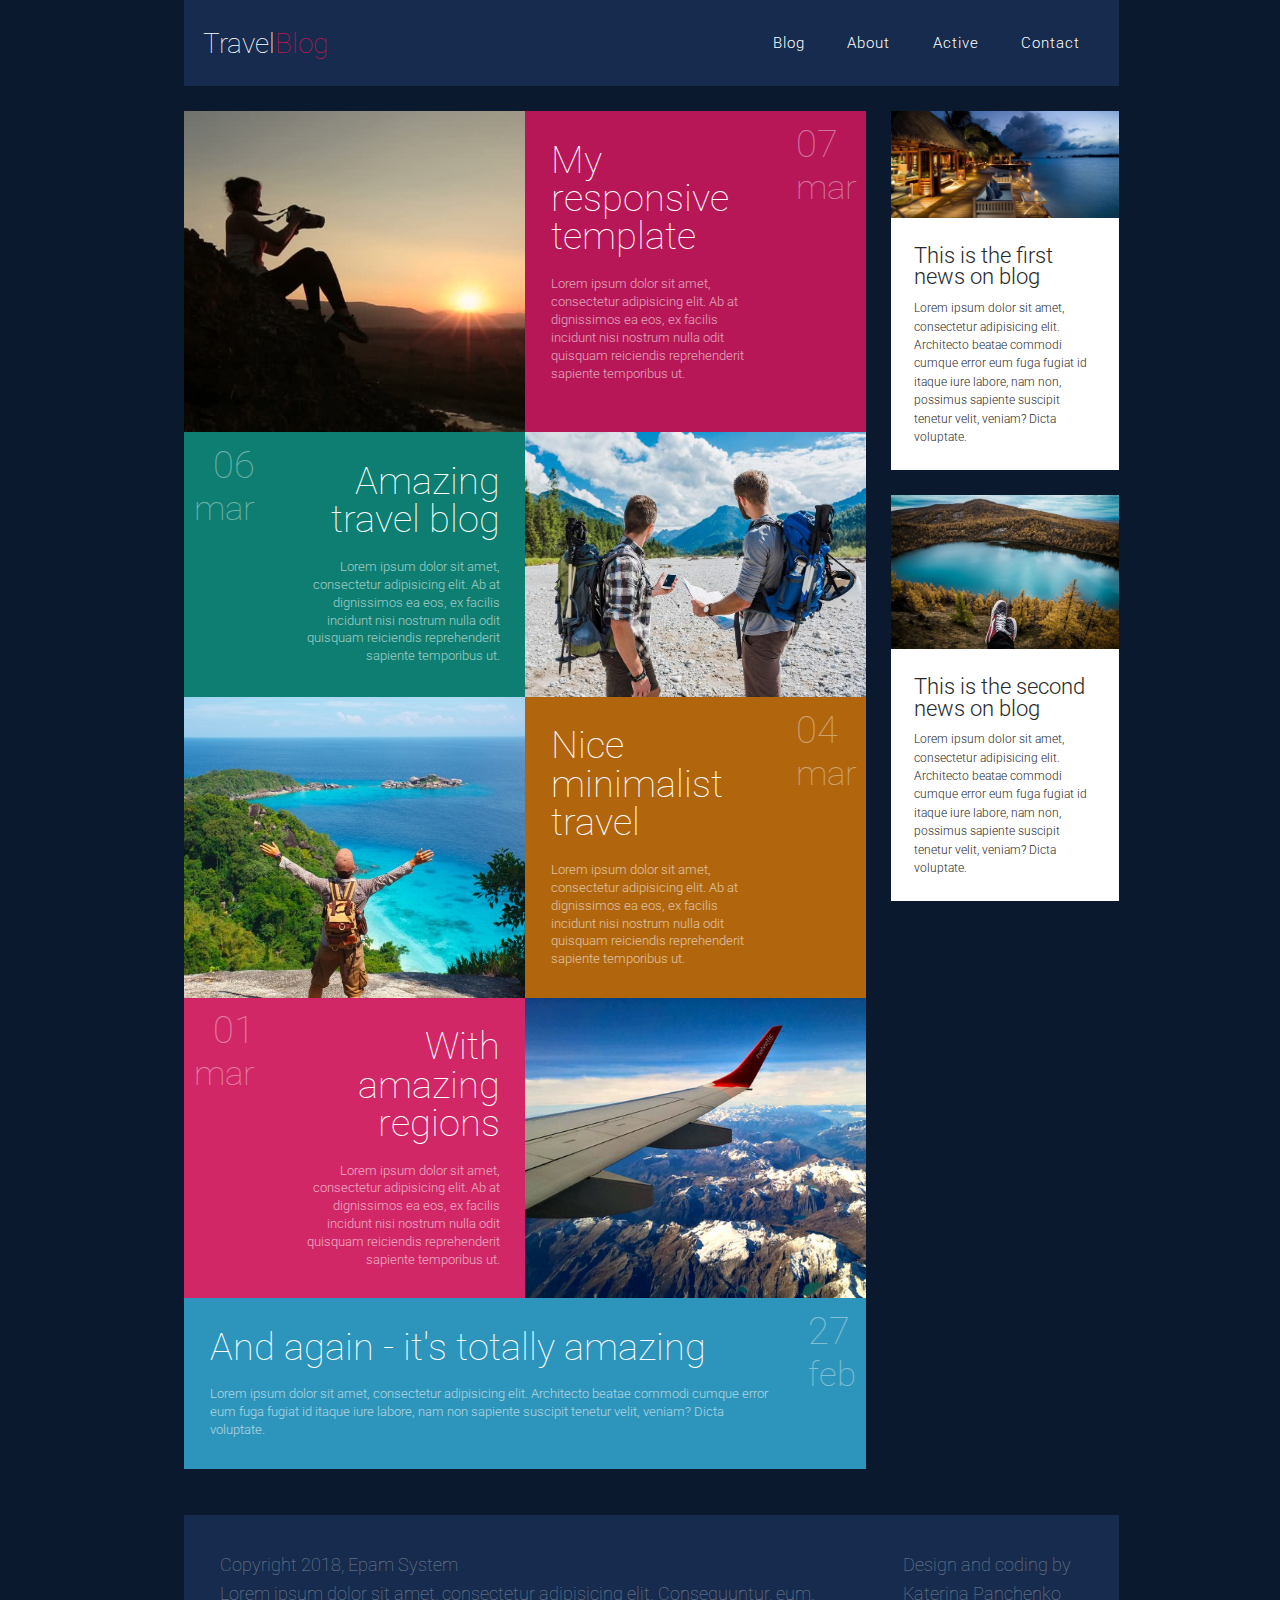
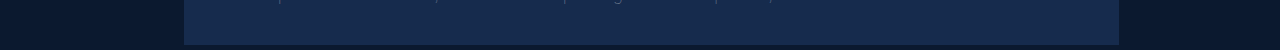
<file: FL11_HW5/homework/index.html>
<!DOCTYPE html>
<html lang="en">
<head>
  <meta charset="UTF-8">
  <meta name="viewport" content="width=device-width, initial-scale=1.0">
  <meta http-equiv="X-UA-Compatible" content="ie=edge">
  <link rel="stylesheet" href="css/styles.css">
  <link href='https://fonts.googleapis.com/css?family=Roboto:400,100,300,700&subset=latin,latin-ext' rel='stylesheet'
        type='text/css'>
  <title>Responsive</title>
</head>
<body>
<div class="container">
  <header>
    <div class="burger">
      <img src="img/burger_Menu1.svg" alt="burger_pic">
    </div>
    <h1 class="logo">Travel<span>Blog</span></h1>
    <nav class="nav_bar">
      <a href="#blog">Blog</a>
      <a href="#about">About</a>
      <a href="#active">Active</a>
      <a href="#contact">Contact</a>
    </nav>
  </header>
  <main id="about">
    <div class="info_block">
      <div class="picture hover">
        <img src="./img/post1.jpg" alt="picture">
      </div>
      <div class="article post-1 hover">
        <div class="text">
          <h2 class="title">My responsive template</h2>
          <p class="description">Lorem ipsum dolor sit amet, consectetur adipisicing elit. Ab at dignissimos ea eos, ex
            facilis incidunt nisi nostrum nulla odit quisquam reiciendis reprehenderit sapiente temporibus ut.</p>
        </div>
        <div class="date">
          <span>07</span>
          <p>mar</p>
        </div>
      </div>
    </div>
    <div class="info_block">
      <div class="picture hover1">
        <img src="./img/post2.jpg" alt="picture">
      </div>
      <div class="article post-2 hover1">
        <div class="text">
          <h2 class="title">Amazing travel blog</h2>
          <p class="description">Lorem ipsum dolor sit amet, consectetur adipisicing elit. Ab at dignissimos ea eos, ex
            facilis incidunt nisi nostrum nulla odit quisquam reiciendis reprehenderit sapiente temporibus ut.</p>
        </div>
        <div class="date">
          <span>06</span>
          <p>mar</p>
        </div>
      </div>
    </div>
    <div class="info_block">
      <div class="picture hover2">
        <img src="./img/post3.jpg" alt="picture">
      </div>
      <div class="article post-3 hover2">
        <div class="text">
          <h2 class="title">Nice minimalist travel</h2>
          <p class="description">Lorem ipsum dolor sit amet, consectetur adipisicing elit. Ab at dignissimos ea eos, ex
            facilis incidunt nisi nostrum nulla odit quisquam reiciendis reprehenderit sapiente temporibus ut.</p>
        </div>
        <div class="date">
          <span>04</span>
          <p>mar</p>
        </div>
      </div>
    </div>
    <div class="info_block">
      <div class="picture hover3">
        <img src="./img/post4.jpg" alt="picture">
      </div>
      <div class="article post-4 hover3">
        <div class="text">
          <h2 class="title">With amazing regions</h2>
          <p class="description">Lorem ipsum dolor sit amet, consectetur adipisicing elit. Ab at dignissimos ea eos, ex
            facilis incidunt nisi nostrum nulla odit quisquam reiciendis reprehenderit sapiente temporibus ut.</p>
        </div>
        <div class="date">
          <span>01</span>
          <p>mar</p>
        </div>
      </div>
    </div>
    <div class="info_block" id="active">
      <div class="article post-5">
        <div class="text">
          <h2 class="title">And again - it's totally amazing</h2>
          <p class="description">Lorem ipsum dolor sit amet, consectetur adipisicing elit. Architecto beatae commodi
            cumque error eum fuga fugiat id itaque iure labore, nam non sapiente suscipit tenetur velit, veniam? Dicta
            voluptate.</p>
        </div>
        <div class="date">
          <span>27</span>
          <p>feb</p>
        </div>
      </div>
    </div>
  </main>
  <aside id="blog">
    <div class="news_block">
      <div class="aside_picture">
        <img src="img/news1.jpg" alt="picture">
      </div>
      <div class="aside_info">
        <h2 class="aside_title">This is the first news on blog</h2>
        <p class="aside_description">Lorem ipsum dolor sit amet, consectetur adipisicing elit. Architecto beatae commodi
          cumque error eum fuga fugiat id itaque iure labore, nam non, possimus sapiente suscipit tenetur velit, veniam?
          Dicta voluptate.</p>
      </div>
    </div>
    <div class="news_block">
      <div class="aside_picture">
        <img src="img/news2.jpg" alt="picture">
      </div>
      <div class="aside_info">
        <h2 class="aside_title">This is the second news on blog</h2>
        <p class="aside_description">Lorem ipsum dolor sit amet, consectetur adipisicing elit. Architecto beatae commodi
          cumque error eum fuga fugiat id itaque iure labore, nam non, possimus sapiente suscipit tenetur velit, veniam?
          Dicta voluptate.</p>
      </div>
    </div>
  </aside>
  <footer id="contact">
    <div class="copyrights">
      <p>Copyright 2018, Epam System</p>
      <p>Lorem ipsum dolor sit amet, consectetur adipisicing elit. Consequuntur, eum.</p>
    </div>
    <span class="footer-span">Design and coding by Katerina Panchenko</span>
  </footer>
</div>
</body>
</html>
</file>
<file: FL11_HW1/homework/style.css>
html,body,div,span,applet,object,iframe,h1,h2,h3,h4,h5,h6,p,blockquote,pre,a,abbr,acronym,address,big,cite,code,del,dfn,em,font,img,ins,kbd,q,s,samp,small,strike,strong,sub,sup,tt,var,b,u,i,center,dl,dt,dd,ol,ul,li,fieldset,form,label,legend,table,caption,tbody,tfoot,thead,tr,th,td{background:transparent;border:0;margin:0;padding:0;vertical-align:baseline}body{line-height:1}h1,h2,h3,h4,h5,h6{clear:both;font-weight:normal}ol,ul{list-style:none}blockquote{quotes:none}blockquote:before,blockquote:after{content:'';content:none}del{text-decoration:line-through}table{border-collapse:collapse;border-spacing:0}a img{border:0}#container{float:left;margin:0 -240px 0 0;width:100%}#primary,#secondary{float:right;overflow:hidden;width:220px}#secondary{clear:right}#footer{clear:both;width:100%}.one-column #content{margin:0 auto;width:640px}.single-attachment #content{margin:0 auto;width:900px}body,input,textarea,.page-title span,.pingback a.url{font-family:Georgia,"Bitstream Charter",serif}h3#comments-title,h3#reply-title,#access .menu,#access div.menu ul,#cancel-comment-reply-link,.form-allowed-tags,#site-info,#site-title,#wp-calendar,.comment-meta,.comment-body tr th,.comment-body thead th,.entry-content label,.entry-content tr th,.entry-content thead th,.entry-meta,.entry-title,.entry-utility,#respond label,.navigation,.page-title,.pingback p,.reply,.widget-title,.wp-caption-text{font-family:"Helvetica Neue",Arial,Helvetica,"Nimbus Sans L",sans-serif}input[type="submit"]{font-family:"Helvetica Neue",Arial,Helvetica,"Nimbus Sans L",sans-serif}pre{font-family:"Courier 10 Pitch",Courier,monospace}code{font-family:Monaco,Consolas,"Andale Mono","DejaVu Sans Mono",monospace}#access .menu-header,div.menu,#colophon,#branding,#main,#wrapper{margin:0 auto;width:940px}#wrapper{background:#fff;margin-top:20px;padding:0 20px}#footer-widget-area{overflow:hidden}#footer-widget-area .widget-area{float:left;margin-right:20px;width:220px}#footer-widget-area #fourth{margin-right:0}#site-info{float:left;font-size:14px;font-weight:bold;width:700px}#site-generator{float:right;width:220px}body{background:#f1f1f1}body,input,textarea{color:#666;font-size:12px;line-height:18px}hr{background-color:#e7e7e7;border:0;clear:both;height:1px;margin-bottom:18px}p{margin-bottom:18px}ul{list-style:square;margin:0 0 18px 1.5em}ol{list-style:decimal;margin:0 0 18px 1.5em}ol ol{list-style:upper-alpha}ol ol ol{list-style:lower-roman}ol ol ol ol{list-style:lower-alpha}ul ul,ol ol,ul ol,ol ul{margin-bottom:0}dl{margin:0 0 24px 0}dt{font-weight:bold}dd{margin-bottom:18px}strong{font-weight:bold}cite,em,i{font-style:italic}big{font-size:131.25%}ins{background:#ffc;text-decoration:none}blockquote{font-style:italic;padding:0 3em}blockquote cite,blockquote em,blockquote i{font-style:normal}pre{background:#f7f7f7;color:#222;line-height:18px;margin-bottom:18px;overflow:auto;padding:1.5em}abbr,acronym{cursor:help}sup,sub{height:0;line-height:1;position:relative;vertical-align:baseline}sup{bottom:1ex}sub{top:.5ex}small{font-size:smaller}input{margin-bottom:10px}input[type="text"],input[type="password"],input[type="email"],input[type="url"],input[type="number"],textarea{background:#f9f9f9;border:1px solid #ccc;box-shadow:inset 1px 1px 1px rgba(0,0,0,0.1);-moz-box-shadow:inset 1px 1px 1px rgba(0,0,0,0.1);-webkit-box-shadow:inset 1px 1px 1px rgba(0,0,0,0.1);padding:2px}a:link{color:#06c}a:visited{color:#743399}a:active,a:hover{color:#ff4b33}.screen-reader-text{clip:rect(1px,1px,1px,1px);overflow:hidden;position:absolute !important;height:1px;width:1px}#header{padding:30px 0 0 0}#site-title{float:left;font-size:30px;line-height:36px;margin:0 0 18px 0;width:700px}#site-title a{color:#000;font-weight:bold;text-decoration:none}#site-description{color:#000;clear:right;float:right;font-style:italic;margin:15px 0 18px 0;opacity:.65;width:220px}#branding img{border-top:4px solid #000;border-bottom:1px solid #000;display:block;float:left}#access{background:#000;display:block;float:left;margin:0 auto;width:940px}#access .menu-header,div.menu{font-size:13px;margin-left:12px;width:928px}#access .menu-header ul,div.menu ul{list-style:none;margin:0}#access .menu-header li,div.menu li{float:left;position:relative}#access a{color:#aaa;display:block;line-height:38px;padding:0 10px;text-decoration:none}#access ul ul{box-shadow:0 3px 3px rgba(0,0,0,0.2);-moz-box-shadow:0 3px 3px rgba(0,0,0,0.2);-webkit-box-shadow:0 3px 3px rgba(0,0,0,0.2);display:none;position:absolute;top:38px;left:0;float:left;width:180px;z-index:99999}#access ul ul li{min-width:180px}#access ul ul ul{left:100%;top:0}#access ul ul a{background:#333;line-height:1em;padding:10px;width:160px;height:auto}#access li:hover>a,#access ul ul:hover>a{background:#333;color:#fff}#access ul li:hover>ul{display:block}#access ul li.current_page_item>a,#access ul li.current_page_ancestor>a,#access ul li.current-menu-ancestor>a,#access ul li.current-menu-item>a,#access ul li.current-menu-parent>a{color:#fff}* html #access ul li.current_page_item a,* html #access ul li.current_page_ancestor a,* html #access ul li.current-menu-ancestor a,* html #access ul li.current-menu-item a,* html #access ul li.current-menu-parent a,* html #access ul li a:hover{color:#fff}#main{clear:both;overflow:hidden;padding:40px 0 0 0}#content{margin-bottom:36px}#content,#content input,#content textarea{color:#333;font-size:16px;line-height:24px}#content p,#content ul,#content ol,#content dd,#content pre,#content hr{margin-bottom:24px}#content ul ul,#content ol ol,#content ul ol,#content ol ul{margin-bottom:0}#content pre,#content kbd,#content tt,#content var{font-size:15px;line-height:21px}#content code{font-size:13px}#content dt,#content th{color:#000}#content h1,#content h2,#content h3,#content h4,#content h5,#content h6{color:#000;line-height:1.5em;margin:0 0 20px 0}#content table{border:1px solid #e7e7e7;margin:0 -1px 24px 0;text-align:left;width:100%}#content tr th,#content thead th{color:#777;font-size:12px;font-weight:bold;line-height:18px;padding:9px 24px;border-right:1px solid #e7e7e7}#content tr td{border-top:1px solid #e7e7e7;padding:6px 24px;border-right:1px solid #e7e7e7}#content tr.odd td{background:#f2f7fc}.hentry{margin:0 0 48px 0}.home .sticky{background:#f2f7fc;border-top:4px solid #000;margin-left:-20px;margin-right:-20px;padding:18px 20px}.single .hentry{margin:0 0 36px 0}.page-title{color:#000;font-size:14px;font-weight:bold;margin:0 0 36px 0}.page-title span{color:#333;font-size:16px;font-style:italic;font-weight:normal}.page-title a:link,.page-title a:visited{color:#777;text-decoration:none}.page-title a:active,.page-title a:hover{color:#ff4b33}#content .entry-title{color:#000;font-size:21px;font-weight:bold;line-height:1.3em;margin-bottom:0}.entry-title a:link,.entry-title a:visited{color:#000;text-decoration:none}.entry-title a:active,.entry-title a:hover{color:#ff4b33}.entry-meta{color:#777;font-size:12px}.entry-meta abbr,.entry-utility abbr{border:0}.entry-meta abbr:hover,.entry-utility abbr:hover{border-bottom:1px dotted #666}.single-author .by-author{position:absolute !important;clip:rect(1px 1px 1px 1px);clip:rect(1px,1px,1px,1px)}.entry-content,.entry-summary{clear:both;padding:12px 0 0 0}.entry-content .more-link{white-space:nowrap}#content .entry-summary p:last-child{margin-bottom:12px}.entry-content fieldset{border:1px solid #e7e7e7;margin:0 0 24px 0;padding:24px}.entry-content fieldset legend{background:#fff;color:#000;font-weight:bold;padding:0 24px}.entry-content input{margin:0 0 24px 0}.entry-content input.file,.entry-content input.button{margin-right:24px}.entry-content label{color:#777;font-size:12px}.entry-content select{margin:0 0 24px 0}.entry-content sup,.entry-content sub{font-size:10px}.entry-content blockquote.left{float:left;margin-left:0;margin-right:24px;text-align:right;width:33%}.entry-content blockquote.right{float:right;margin-left:24px;margin-right:0;text-align:left;width:33%}.page-link{clear:both;color:#000;font-weight:bold;line-height:48px;word-spacing:.5em}.page-link a:link,.page-link a:visited{background:#f1f1f1;color:#333;font-weight:normal;padding:.5em .75em;text-decoration:none}.home .sticky .page-link a{background:#d9e8f7}.page-link a:active,.page-link a:hover{color:#ff4b33}body.page .edit-link{clear:both;display:block}#entry-author-info{background:#f2f7fc;border-top:4px solid #000;clear:both;font-size:14px;line-height:20px;margin:24px 0;overflow:hidden;padding:18px 20px}#entry-author-info #author-avatar{background:#fff;border:1px solid #e7e7e7;float:left;height:60px;margin:0 -104px 0 0;padding:11px}#entry-author-info #author-description{float:left;margin:0 0 0 104px}#entry-author-info h2{color:#000;font-size:100%;font-weight:bold;margin-bottom:0}.entry-utility{clear:both;color:#777;font-size:12px;line-height:18px}.entry-meta a,.entry-utility a{color:#777}.entry-meta a:hover,.entry-utility a:hover{color:#ff4b33}#content .video-player{padding:0}.format-standard .wp-video,.format-standard .wp-audio-shortcode,.format-audio .wp-audio-shortcode,.format-standard .video-player{margin-bottom:24px}.home #content .format-aside p,.home #content .category-asides p{font-size:14px;line-height:20px;margin-bottom:10px;margin-top:0}.format-gallery .size-thumbnail img,.category-gallery .size-thumbnail img{border:10px solid #f1f1f1;margin-bottom:0}.format-gallery .gallery-thumb,.category-gallery .gallery-thumb{float:left;margin-right:20px;margin-top:-4px}.home #content .format-gallery .entry-utility,.home #content .category-gallery .entry-utility{padding-top:4px}.attachment .entry-content .entry-caption{font-size:140%;margin-top:24px}.attachment .entry-content .nav-previous a:before{content:'\2190\00a0'}.attachment .entry-content .nav-next a:after{content:'\00a0\2192'}#content img.size-auto,#content img.size-full,#content img.size-large,#content img.size-medium,#content .entry-attachment img,#content .widget-container img{max-width:100%;height:auto}#ie8 #content img.size-auto,#ie8 #content img.size-full,#ie8 #content img.size-large,#ie8 #content img.size-medium,#ie8 #content .entry-attachment img{width:auto}.alignleft,img.alignleft{display:inline;float:left;margin-right:24px;margin-top:4px}.alignright,img.alignright{display:inline;float:right;margin-left:24px;margin-top:4px}.aligncenter,img.aligncenter{clear:both;display:block;margin-left:auto;margin-right:auto}img.alignleft,img.alignright,img.aligncenter{margin-bottom:12px}.wp-caption{background:#f1f1f1;line-height:18px;margin-bottom:20px;max-width:100%;padding:4px;text-align:center}.wp-caption img{margin:5px 5px 0;max-width:622px}.wp-caption p.wp-caption-text{color:#777;font-size:12px;margin:5px}.wp-smiley{margin:0}.gallery{margin:0 auto 18px}.gallery .gallery-item{float:left;margin-top:0;text-align:center}.gallery-columns-1 .gallery-item{width:100%}.gallery-columns-2 .gallery-item{width:50%}.gallery-columns-3 .gallery-item{width:33%}.gallery-columns-4 .gallery-item{width:25%}.gallery-columns-5 .gallery-item{width:20%}.gallery-columns-6 .gallery-item{width:16%}.gallery-columns-7 .gallery-item{width:14%}.gallery-columns-8 .gallery-item{width:12%}.gallery-columns-9 .gallery-item{width:11%}.gallery-columns-1 img{max-width:620px}.gallery-columns-2 img{max-width:288px}.gallery-columns-3 img{max-width:177px}.gallery-columns-4 img{max-width:122px}.gallery-columns-5 img{max-width:88px}.gallery-columns-6 img{max-width:66px}.gallery-columns-7 img{max-width:50px}.gallery-columns-8 img{max-width:39px}.gallery-columns-9 img{max-width:29px}.gallery-item img{height:auto}.gallery-columns-2 .attachment-medium{max-width:92%;height:auto}.gallery-columns-4 .attachment-thumbnail{max-width:84%;height:auto}.gallery .gallery-caption{color:#777;font-size:12px;margin:0 0 12px}.gallery dl{margin:0}.gallery img{border:10px solid #f1f1f1}.gallery br+br{display:none}#content .entry-attachment img{display:block;margin:0 auto}.navigation{color:#777;font-size:12px;line-height:18px;overflow:hidden}.navigation a:link,.navigation a:visited{color:#777;text-decoration:none}.navigation a:active,.navigation a:hover{color:#ff4b33}.nav-previous{float:left;width:50%}.nav-next{float:right;text-align:right;width:50%}#nav-above{margin:0 0 18px 0}#nav-above{display:none}.paged #nav-above,.single #nav-above{display:block}#nav-below{margin:-18px 0 0 0}#comments{clear:both}#comments .navigation{padding:0 0 18px 0}h3#comments-title,h3#reply-title{color:#000;font-size:20px;font-weight:bold;margin-bottom:0}h3#comments-title{padding:24px 0}.commentlist{list-style:none;margin:0}.commentlist li.comment{border-bottom:1px solid #e7e7e7;line-height:24px;margin:0 0 24px 0;padding:0 0 0 56px;position:relative}.commentlist li:last-child{border-bottom:0;margin-bottom:0}#comments .comment-body ul,#comments .comment-body ol{margin-bottom:18px}#comments .comment-body p:last-child{margin-bottom:6px}#comments .comment-body blockquote p:last-child{margin-bottom:24px}.commentlist ol{list-style:decimal}.commentlist .avatar{position:absolute;top:4px;left:0}.comment-author cite{color:#000;font-style:normal;font-weight:bold}.comment-author .says{font-style:italic}.comment-meta{font-size:12px;margin:0 0 18px 0}.comment-meta a:link,.comment-meta a:visited{color:#777;text-decoration:none}.comment-meta a:active,.comment-meta a:hover{color:#ff4b33}.commentlist .bypostauthor>div{background:#f2f7fc;border-top:4px solid #000;margin-bottom:10px;padding:10px 0 0 20px}.reply{font-size:12px;padding:0 0 24px 0}.reply a,a.comment-edit-link{color:#777}.reply a:hover,a.comment-edit-link:hover{color:#ff4b33}.commentlist .children{list-style:none;margin:0}.commentlist .children li{border:0;margin:0}.nopassword,.nocomments{display:none}#comments .pingback{border-bottom:1px solid #e7e7e7;margin-bottom:18px;padding-bottom:18px}.commentlist li.comment+li.pingback{margin-top:-6px}#comments .pingback p{color:#777;display:block;font-size:12px;line-height:18px;margin:0}#comments .pingback .url{font-size:13px;font-style:italic}input[type="submit"]{color:#333}form{text-align:right}input{width:200px}#respond{border-top:1px solid #e7e7e7;margin:24px 0;overflow:hidden;position:relative}#respond p{margin:0}#respond .comment-notes{margin-bottom:1em}.form-allowed-tags{line-height:1em}.children #respond{margin:0 48px 0 0}h3#reply-title{margin:18px 0}#comments-list #respond{margin:0 0 18px 0}#comments-list ul #respond{margin:0}#cancel-comment-reply-link{font-size:12px;font-weight:normal;line-height:18px}#respond .required{color:#ff4b33;font-weight:bold}#respond label{color:#777;font-size:12px}#respond input{margin:0 0 9px;width:98%}#respond textarea{width:98%}#respond .form-allowed-tags{color:#777;font-size:12px;line-height:18px}#respond .form-allowed-tags code{font-size:11px}#respond .form-submit{margin:12px 0}#respond .form-submit input{font-size:14px;width:auto}.widget-area ul{list-style:none;margin-left:0}.widget-area ul ul{list-style:square;margin-left:1.3em}.widget-area select{max-width:100%}.widget_search #s{width:60%}.widget_search label{display:none}.widget-container{word-wrap:break-word;-webkit-hyphens:auto;-moz-hyphens:auto;hyphens:auto;margin:0 0 18px 0}.widget-container .wp-caption img{margin:auto}.widget-container.widget_image .wp-caption{width:auto}.widget-container.widget_image .wp-caption img{margin-left:-8px}.widget-title{color:#222;font-size:14px;font-weight:bold}.widget-area a:link,.widget-area a:visited{text-decoration:none}.widget-area a:active,.widget-area a:hover{text-decoration:underline}.widget-area .entry-meta{font-size:11px}#wp_tag_cloud div{line-height:1.6em}#wp-calendar{width:100%}#wp-calendar caption{color:#222;font-size:14px;font-weight:bold;padding-bottom:4px;text-align:left}#wp-calendar thead{font-size:11px}#wp-calendar tbody{color:#aaa}#wp-calendar tbody td{background:#f5f5f5;border:1px solid #fff;padding:3px 0 2px;text-align:center}#wp-calendar tbody .pad{background:0}#wp-calendar tfoot #next{text-align:right}.widget_rss a.rsswidget{color:#000}.widget_rss a.rsswidget:hover{color:#ff4b33}.widget_rss .widget-title img{width:11px;height:11px}#main .widget-area ul{margin-left:0;padding:0 20px 0 0}#main .widget-area ul ul{border:0;margin-left:1.3em;padding:0}#main .widget-container.music-player ul{margin:0}#footer{margin-bottom:20px}#colophon{border-top:4px solid #000;margin-top:-4px;overflow:hidden;padding:18px 0}#site-info{font-weight:bold}#site-info a{color:#000;text-decoration:none}#site-generator{font-style:italic;position:relative}#site-generator a{background:url(images/wordpress.png) center left no-repeat;color:#666;display:inline-block;line-height:16px;padding-left:20px;text-decoration:none}#site-generator a:hover{text-decoration:underline}img#wpstats{display:block;margin:0 auto 10px}pre{-webkit-text-size-adjust:140%}code{-webkit-text-size-adjust:160%}#access,.entry-meta,.entry-utility,.navigation,.widget-area{-webkit-text-size-adjust:120%}#site-description{-webkit-text-size-adjust:none}@media print{body{background:none !important}#wrapper{clear:both !important;display:block !important;float:none !important;position:relative !important}#header{border-bottom:2pt solid #000;padding-bottom:18pt}#colophon{border-top:2pt solid #000}#site-title,#site-description{float:none;line-height:1.4em;margin:0;padding:0}#site-title{font-size:13pt}.entry-content{font-size:14pt;line-height:1.6em}.entry-title{font-size:21pt}#access,#branding img,#respond,.comment-edit-link,.edit-link,.navigation,.page-link,.widget-area{display:none !important}#container,#header,#footer{margin:0;width:100%}#content,.one-column #content{margin:24pt 0 0;width:100%}.wp-caption p{font-size:11pt}#site-info,#site-generator{float:none;width:auto}#colophon{width:auto}img#wpstats{display:none}#site-generator a{margin:0;padding:0}#entry-author-info{border:1px solid #e7e7e7}#main{display:inline}.home .sticky{border:0}}img{width:140px;vertical-align:middle;display:block;margin:0 auto;margin-left:calc(50% - 50px);margin-bottom:20px}nav>a{padding:10px;color:#0279c1}nav>a b:hover{color:#00527a}nav>a:visited{color:#0279c1}article{padding-left:10px}footer{margin-top:20px;padding:40px 20px;text-align:center;background:#3333}
</file>
<file: FL11_HW11/homework/assets/material-icons/material-icons.css>
@font-face {
  font-family: 'Material Icons';
  font-style: normal;
  font-weight: 400;
  src: url(MaterialIcons-Regular.eot); /* For IE6-8 */
  src: local('Material Icons'),
       local('MaterialIcons-Regular'),
       url(MaterialIcons-Regular.woff2) format('woff2'),
       url(MaterialIcons-Regular.woff) format('woff'),
       url(MaterialIcons-Regular.ttf) format('truetype');
}

.material-icons {
  font-family: 'Material Icons';
  font-weight: normal;
  font-style: normal;
  font-size: 24px;  /* Preferred icon size */
  display: inline-block;
  line-height: 1;
  text-transform: none;
  letter-spacing: normal;
  word-wrap: normal;
  white-space: nowrap;
  direction: ltr;

  /* Support for all WebKit browsers. */
  -webkit-font-smoothing: antialiased;
  /* Support for Safari and Chrome. */
  text-rendering: optimizeLegibility;

  /* Support for Firefox. */
  -moz-osx-font-smoothing: grayscale;

  /* Support for IE. */
  font-feature-settings: 'liga';
}
</file>
<file: FL11_HW11/homework/assets/styles.css>
body {
    margin: 0;
    padding: 0;
}
* {
    box-sizing: border-box;
}
.wrapper {
    width: 60%;
    margin: 0 auto;
}
.flex {
    display: flex;
}
.width_100 {
    list-style: none;
    padding: 0;
    margin: 0;
}
li {
    display: flex;
    width: 100%;
}
.column {
    display: flex;
    justify-content: flex-start;
    flex-direction: column;
}
h1 {
    color:#22BED7;
    text-align: center;
}
span {
    text-transform: uppercase;
}
label {
    width: 100%;
}
.message {
    width: 100%;
    padding: 15px;
    border: 1px solid #C9D0D5;
    border-radius: 3px;
    font-size: 11px;
    color: #7EC2F6;
}
.message::placeholder {
    color: #666666;
}
button {
    border: none;
    background: none; 
    padding: 0;
    cursor: pointer;
    outline: none;
}
.add {
   color: #C9D0D5;
   margin: 0 18px;
}
 .icon_size {
     font-size: 42px;
 }
hr {
    height: 5px;
    border: none;
    background-color: #e2f1fd;
    margin: 25px 0;
}
.item_text {
    display: block;
    position: relative;
    margin-bottom: 10px;
    cursor: pointer;
    color: #22BED7;
    font-size: 20px;
    font-weight: 600;
}
  .edit, .delete {
      color: #7EC2F6;
      font-size: 30px;
      vertical-align: middle;
      cursor: pointer;
  }
  .edit {
      color: #22BED7;
  }
  input[type=checkbox] {
    opacity: 0;
    position: absolute;
  }
  input[type=checkbox], label {
    display: inline-block;
    vertical-align: middle;
    cursor: pointer;
  }
  input[type=checkbox] + label:before {
    content: "";
    border-radius: 2px;
    border: 2px solid #C9D0D5;
    display: inline-block;
    vertical-align: middle;
    width: 15px;
    height: 15px;
    padding: 2px;
    margin-right: 10px;
    text-align: center;
  }
  input[type=checkbox]:checked + label:before {
    content: "";
    display: inline-block;
    width: 1px;
    height: 6px;
    border: solid #7EC2F6;
    border-width: 0 4px 4px 0;
    transform: rotate(45deg);
    border-radius: 3px;
  }
  .list.dragElem {
    opacity: 0.4;
  }
  .buttons {
      display: flex;
  }
</file>
<file: FL11_HW2/homework/css/general.css>
/* 

please don't edit this styles

*/

h2.tm-section-title {
    color: lightskyblue;
}

a:focus {
    color: #666;
    outline: 0
}

ul {
    padding: 0;
    margin: 0
}

body {
    background-color: #f5f5f5;
    color: #000;
    font-family: 'Open Sans', Helvetica, Arial, sans-serif;
    font-size: 16px;
    font-weight: 300;
    padding-top: 30px;
    overflow-x: hidden
}

section:before {
    position: absolute;
    z-index: 1
}

.box,
.tm-content-box,
.tm-main-nav {
    background-color: #fff
}

.tm-sidebar {
    z-index: 10;
    position: fixed;
    left: 0;
    right: 0;
    top: 0;
    width: 100%;
}

.tm-sidebar ul{
    margin: 0px;
    display: flex;
}

.tm-main-nav {
    font-size: 1.5em;
    text-align: center
}

.tm-nav-item {
    list-style: none;
    width: 100%;
}

.tm-nav-item-link {
    border: 1px solid transparent;
    color: #666;
    display: block;
    padding: 10px;
    width: 100%;
    -webkit-transition: all .3s ease;
    transition: all .3s ease
}

.carousel-indicators li,
.tm-banner-inner {
    border: 1px solid lightgrey
}


.tm-nav-item-link.active,
.tm-nav-item-link:hover {
    color: #666;
    text-decoration: none;
}

.tm-nav-item-link:focus {
    text-decoration: none
}

.tm-banner-text,
.tm-banner-title,
.tm-section-title {
    color: #666;
    font-weight: 300;
    margin: 0
}

.tm-section-title {
    margin-bottom: 20px
}

.tm-section-title-box {
    margin-bottom: 0
}

.tm-banner-title {
    font-size: 3.3em;
    letter-spacing: 2px;
    text-transform: uppercase
}

.tm-main-content {
    padding-top: 70px;
}

.tm-content-box {
    overflow: hidden;
    margin-bottom: 30px
}

.padding-medium {
    padding: 40px
}

.tm-banner {
    padding: 30px
}

.tm-banner-inner {
    padding: 30px 0;
    height: 100%;
    text-align: center;
    display: flex;
    -webkit-box-orient: vertical;
    -webkit-box-direction: normal;
    -webkit-flex-direction: column;
    -ms-flex-direction: column;
    flex-direction: column;
    -webkit-box-align: center;
    -webkit-align-items: center;
    -ms-flex-align: center;
    align-items: center;
    -webkit-box-pack: center;
    -webkit-justify-content: center;
    -ms-flex-pack: center;
    justify-content: center
}

.tm-banner-inner img{
    width: 120px;
}

.tm-banner-text {
    font-size: 1.4em
}

.boxes,
.tm-box-bg-title {
    display: -webkit-box;
    display: -webkit-flex;
    display: -ms-flexbox
}

/*.flex-item {*/
    /*-webkit-box-flex: 0 1 auto;*/
    /*-webkit-flex: 0 1 auto;*/
    /*-ms-flex: 0 1 auto;*/
    /*flex: 0 1 auto*/
/*}*/

.section-description {
    line-height: 1.8;
    margin-bottom: 25px
}

.section-description:last-child {
    margin-bottom: 0
}

.tm-team-description-container {
    max-width: 500px
}

.tm-team-info {
    display: flex
}

.box {
    list-style: none;
    width: 33.3333%;
    height: auto;
}

.box-bg {
    position: relative
}

.box-img {
    width: 100%;
}

.tm-box-bg-title {
    position: absolute;
    top: 0;
    right: 0;
    bottom: 0;
    left: 0;
    display: flex;
    -webkit-box-align: center;
    -webkit-align-items: center;
    -ms-flex-align: center;
    align-items: center;
    -webkit-box-pack: center;
    -webkit-justify-content: center;
    -ms-flex-pack: center;
    justify-content: center
}

.boxes {
    display: flex;
    -webkit-flex-wrap: wrap;
    -ms-flex-wrap: wrap;
    flex-wrap: wrap
}

.gallery-container a {
    cursor: -webkit-zoom-in;
    cursor: zoom-in
}

.carousel {
    position: relative;
    height: auto;
    padding: 50px 50px 80px;
    text-align: center
}

.carousel-indicators {
    bottom: 30px
}

.carousel-content {
    color: #000;
    display: -webkit-box;
    display: -webkit-flex;
    display: -ms-flexbox;
    display: flex;
    -webkit-box-align: center;
    -webkit-align-items: center;
    -ms-flex-align: center;
    align-items: center
}

.carousel-indicators .active {
    background-color: lightgrey
}

.contact-form {
    overflow: hidden
}

.form-control {
    border-radius: 0;
    font-size: 1em
}

.form-control:focus {
    border-color: lightgrey;
    box-shadow: inset 0 1px 1px rgba(0, 0, 0, .075), 0 0 8px rgba(153, 153, 153, .45)
}

.form-group {
    margin-bottom: 20px
}

.form-group-2-col-left {
    padding-left: 0;
    padding-right: 5px
}

.form-group-2-col-right {
    padding-right: 0;
    padding-left: 5px
}

.mandatory-field:after {
    position: absolute;
    top: 0;
    right: 7px
}

.carousel-inner>.carousel-item>a>img, .carousel-inner>.carousel-item>img, .img-contact-us {
    width: 100%;
}

.tm-footer {
    color: #666;
    padding-bottom: 15px
}
</file>
<file: FL11_HW2/homework/css/style.css>
@media screen {
  a {
    color: #666;
  }
  a[rel='nofollow'] {
    color: #397dcf;
  }
  #home .tm-banner {
    background-color: #76cdd7;
  }
  #home .tm-banner-inner {
    background-color: white;
  }
  #home p.tm-banner-text {
    letter-spacing: 5px;
    word-spacing: 10px;
    text-shadow: 1px 3px 1px #76cdd7, 1px 11px 3px #76cdd7;
  }
  .tm-banner-text {
    animation: tm-banner-text 4s ease-in infinite;
  }
  @keyframes tm-banner-text {
    0% {
      transform: rotateY(0);
    }
    100% {
      transform: rotateY(360deg);
    }
  }
  .gallery-container ~ li:hover,
  .gallery-container li h2:hover {
    background-color: lightskyblue;
    color: white;
    cursor: default;
  }
  #home, .tm-main-nav, section {
    box-shadow: 0 0 12px 0 rgba(61, 55, 61, 0.7);
  }
  section:before {
    content: "";
    border-right: 50px solid transparent;
    border-top: 50px solid lightskyblue;
  }
  .tm-main-nav li:hover {
    background-color: #e9e9e9;
  }
  .flex-2-col {
    display: flex;
    align-items: center;
  }
  .flex-item {
    flex: 0 1 auto;
  }
  .tm-section-title + p {
    font-style: italic;
    line-height: 2;
  }
  .tm-section-description {
    text-indent: 1.5em;
  }
  .text::after {
    content: 'New';
    color: red;
    font-size: 10px;
    font-weight: bold;
    vertical-align: top;
  }
  a:visited {
    color: #ffb347;
    text-decoration: none;
  }
  .padding-medium ol a {
    margin-left: 5px;
    padding-left: 2px;
  }
  .padding-medium ol a:hover {
    text-decoration: none;
    border-left: 2px solid #ffb347;
    color: #ffb347;
    font-weight: bold;
    margin-left: 3px;
  }
  .heading ol {
    list-style: lower-roman;
  }
  .heading .padding-medium h2 {
    text-align: center;
    color: #76cdd7;
  }
  .padding-medium h2.tm-section-title {
    text-align: start;
  }
  .box-work {
    padding: 10px;
  }
  .boxes {
    padding: 12px 0 0;
    background-color: #f5f5f5;
  }
  .box-work:nth-child(even) {
    background-color: #f5f5f5;
  }
  .box-work p {
    font-style: italic;
  }
  .box-work p::first-letter {
    font-size: 28px;
  }
  #contact .tm-section-title {
    text-align: start;
    color: lightskyblue;
  }
  #contact .form-control:not(textarea) {
    border: none;
    border-bottom: 2px solid lightskyblue;
  }
  #contact textarea {
    border: 2px solid lightskyblue;;
    resize: none;
    border-radius: 5px;
  }
  input[type='email'] {
    background: url("../img/email-icon.png") no-repeat right;
    background-size: 30px;
  }
  #contact button.submit-btn {
    background-color: white;
    color: #76cdd7;
    border: 2px solid lightskyblue;
    padding: 1rem 3.5rem;
    border-radius: 0;
    font-size: 16px;
    float: right;
  }
  #contact button.submit-btn:hover {
    color: white;
    background-color: lightskyblue;
    border: 2px solid lightskyblue;
  }
  #contact .form-control:focus {
    border: 2px solid lightskyblue;
    border-radius: 5px;
    background-color: #76cdd7;
    color: white;
  }
  #contact input:focus::placeholder,
  #contact input:active::placeholder,
  #contact textarea:active::placeholder,
  #contact textarea:focus::placeholder {
    color: white;
  }
}
@media print {
  html body {
    background-color: white;
    text-align: center;
    padding-top: 20px;
  }
  html a {
    color: #000;
  }
  html a:hover {
    text-decoration: none;
    color: #000;
  }
  a[rel="nofollow"] {
    color: #397dcf;
  }
  a[rel="nofollow"]:hover {
    color: #397dcf;
  }
  p {
    margin: 10px auto;
    text-align: center;
    max-width: 800px;
  }
  h2 {
    text-transform: uppercase;
    margin-bottom: 1rem;
    color: lightskyblue;
    font-weight: 300;
  }
  .tm-sidebar, .tm-team-img, .carousel-indicators,
  .boxes, #about, section:last-of-type {
    display: none;
  }
  #home {
    margin-bottom: 40px;
  }
  #home p.tm-banner-text {
    letter-spacing: 5px;
    word-spacing: 10px;
  }
  .heading{
    margin-bottom: 20px;
  }
  .flex-item {
    max-width: 100%;
    margin: auto;
  }
  .container {
    max-width: 100%;
    margin: 0;
    padding: 0 60px;
  }
  ol {
    list-style: none;
    max-width: 300px;
    margin: auto;
    line-height: 1.4;
    color: black;
    padding: 0;
  }
  ol li:nth-child(odd) {
    text-align: start;
  }
  ol li:nth-child(even) {
    text-align: end;
  }
  ol li::first-letter {
    color: #76cdd7;
    font-size: 28px;
  }
  .tm-team-description-container {
    max-width: 100%;
  }
  .tm-main-content, .tm-banner,
  .padding-medium, .carousel {
    padding: 0;
  }
}
</file>
<file: FL11_HW3/homework/css/style1.css>
body {
  margin: 0;
  background-color: white;
  color: #2C2F3C;
  font-family: "Source Sans Pro", sans-serif;
}
body * {
  box-sizing: border-box;
}

p {
  margin: 0;
}

.header {
  background: url("../img/m-h-day.jpg") no-repeat 0 60%;
  background-size: cover;
  min-height: 100vh;
  padding-top: 26px;
  border-radius: 0 0 50% 0;
  margin-bottom: 60px;
}
.header .landing-logo {
  display: flex;
  width: 11%;
  align-items: center;
  justify-content: space-around;
  font-family: "Hind", sans-serif;
  font-weight: 700;
  margin-bottom: 70px;
}
.header .landing-logo p {
  font-size: 30px;
  text-align: center;
  line-height: 1;
}
.header .landing-logo p span {
  display: block;
  font-size: 12px;
}

.header-wrap {
  margin: 0 10%;
  width: 1500px;
}

.header_heading {
  position: relative;
  color: #2C2F3C;
  font-family: "Source Sans Pro", sans-serif;
  font-size: 80px;
  font-weight: bold;
  line-height: 1;
  width: 50%;
  z-index: 1;
}
.header_heading::after {
  content: "";
  display: block;
  position: absolute;
  background-color: #14A0C7;
  width: 4.2em;
  bottom: 0;
  z-index: -1;
  height: 31px;
}

p.header_text {
  font-family: "Hind", sans-serif;
  font-weight: 300;
  font-size: 20px;
  margin: 4.3em 0;
  white-space: pre-line;
}

.header_button {
  background-color: #699900;
  padding: 22px 55px;
  border: none;
  color: white;
  font-size: 18px;
  font-weight: 600;
  border-radius: 3px;
  font-family: "Source Sans Pro", sans-serif;
}
.header_button:hover {
  cursor: pointer;
  background-color: #85c200;
}

.section {
  color: white;
  margin: 0 auto;
  text-align: center;
  position: relative;
}
.section p.section_text {
  position: relative;
  display: inline-block;
  z-index: 1;
  font-size: 45px;
  font-weight: 600;
  font-family: "Source Sans Pro", sans-serif;
  color: #2C2F3C;
}
.section p.section_text:before {
  content: "";
  display: block;
  position: absolute;
  background-color: #14A0C7;
  z-index: -1;
  height: 16px;
  left: 52.5%;
  width: 45%;
  bottom: 10%;
}
.section .section_card_wrap {
  width: 1500px;
  margin: 60px auto 263px;
  display: flex;
  justify-content: space-between;
}

.section_card {
  width: 32%;
  border-radius: 5px;
  background-color: #21232E;
  padding: 25px;
}
.section_card:nth-last-child(1) .section_card_heading {
  margin-bottom: 10px;
}
.section_card .section_card_img {
  border-radius: 5px;
  width: 100%;
}
.section_card .section_card_text {
  opacity: .6;
  font-size: 20px;
  line-height: 1.5;
}

p.section_card_heading {
  position: relative;
  z-index: 1;
  font-family: "Hind", sans-serif;
  font-weight: 700;
  display: inline-block;
  font-size: 27px;
  line-height: 2.5;
}
p.section_card_heading span {
  content: "";
  display: block;
  position: absolute;
  background-color: #14A0C7;
  z-index: -1;
  height: 16px;
  bottom: 25%;
  width: 100%;
}

.section_banner {
  width: 1200px;
  margin: 0 auto;
  background: linear-gradient(to right, #639314 0%, #305ecd 100%);
  color: white;
  display: flex;
  border-radius: 5px;
  padding: 30px;
  justify-content: space-around;
  position: absolute;
  z-index: 11;
  bottom: -51%;
  left: 18%;
}
.section_banner .section_banner_button {
  background-color: #699900;
  padding: 22px 55px;
  border: none;
  color: white;
  font-size: 18px;
  font-weight: 600;
  border-radius: 3px;
  font-family: "Source Sans Pro", sans-serif;
  align-self: center;
}
.section_banner .section_banner_button:hover {
  cursor: pointer;
  background-color: #85c200;
}

.section_banner_text_wrap {
  font-family: "Source Sans Pro", sans-serif;
  text-align: left;
}
.section_banner_text_wrap .section_banner_heading {
  position: relative;
  z-index: 1;
  color: #2C2F3C;
  font-weight: 700;
  font-size: 35px;
  margin-bottom: 22px;
}
.section_banner_text_wrap .section_banner_heading:after {
  content: "";
  display: block;
  position: absolute;
  background-color: #14A0C7;
  z-index: -1;
  height: 16px;
  left: 29%;
  width: 2.2em;
  bottom: 4px;
}
.section_banner_text_wrap .section_banner_text {
  margin-bottom: 20px;
  opacity: 0.7;
  font-size: 20px;
  font-family: "Source Sans Pro", sans-serif;
}

.footer {
  height: 300px;
  background-color: #21232E;
  color: white;
  padding: 11em 0 5em 0;
}

.footer_logo {
  display: flex;
  width: 11%;
  align-items: center;
  justify-content: space-around;
  font-family: "Hind", sans-serif;
  font-weight: 700;
  margin-bottom: 70px;
}
.footer_logo p {
  font-size: 30px;
  text-align: center;
  line-height: 1;
}
.footer_logo p span {
  display: block;
  font-size: 12px;
}

.footer-wrap {
  width: 1500px;
  margin: 0 auto;
  display: flex;
  justify-content: space-between;
}
.footer-wrap .footer_text {
  width: 28%;
  font-size: 18px;
}

.footer-cr, .footer_logo p, .footer-wrap .footer_text {
  opacity: 0.6;
}
</file>
<file: FL11_HW3/homework/css/style2.css>
body {
  margin: 0;
  background-color: #21232E;
  color: white;
  font-family: "Fresca", sans-serif;
}
body * {
  box-sizing: border-box;
}

p {
  margin: 0;
}

.header {
  background: url("../img/m-h-night.jpg") no-repeat 0 0;
  background-size: cover;
  min-height: 100vh;
  padding-top: 26px;
  border-radius: 0 0 50% 0;
  margin-bottom: 60px;
}
.header .landing-logo {
  display: flex;
  width: 11%;
  align-items: center;
  justify-content: space-around;
  font-family: "Fresca", sans-serif;
  font-weight: 700;
  margin-bottom: 70px;
}
.header .landing-logo p {
  font-size: 30px;
  text-align: center;
  line-height: 1;
}
.header .landing-logo p span {
  display: block;
  font-size: 12px;
}

.header-wrap {
  margin: 0 10%;
  width: 1500px;
}

.header_heading {
  position: relative;
  color: white;
  font-family: "Source Sans Pro", sans-serif;
  font-size: 80px;
  font-weight: bold;
  line-height: 1;
  width: 50%;
  z-index: 1;
}
.header_heading::after {
  content: "";
  display: block;
  position: absolute;
  background-color: #FF4E33;
  width: 4.2em;
  bottom: 0;
  z-index: -1;
  height: 31px;
}

p.header_text {
  font-family: "Fresca", sans-serif;
  font-weight: 300;
  font-size: 20px;
  margin: 4.3em 0;
  white-space: pre-line;
}

.header_button {
  background-color: #E3AC00;
  padding: 22px 55px;
  border: none;
  color: white;
  font-size: 18px;
  font-weight: 600;
  border-radius: 3px;
  font-family: "Source Sans Pro", sans-serif;
}
.header_button:hover {
  cursor: pointer;
  background-color: #ffc40d;
}

.section {
  color: white;
  margin: 0 auto;
  text-align: center;
  position: relative;
}
.section p.section_text {
  position: relative;
  display: inline-block;
  z-index: 1;
  font-size: 45px;
  font-weight: 600;
  font-family: "Source Sans Pro", sans-serif;
  color: white;
}
.section p.section_text:before {
  content: "";
  display: block;
  position: absolute;
  background-color: #FF4E33;
  z-index: -1;
  height: 16px;
  left: 52.5%;
  width: 45%;
  bottom: 10%;
}
.section .section_card_wrap {
  width: 1500px;
  margin: 60px auto 263px;
  display: flex;
  justify-content: space-between;
}

.section_card {
  width: 32%;
  border-radius: 5px;
  background-color: #3B3F50;
  padding: 25px;
}
.section_card:nth-last-child(1) .section_card_heading {
  margin-bottom: 10px;
}
.section_card .section_card_img {
  border-radius: 5px;
  width: 100%;
}
.section_card .section_card_text {
  opacity: .6;
  font-size: 20px;
  line-height: 1.5;
}

p.section_card_heading {
  position: relative;
  z-index: 1;
  font-family: "Hind", sans-serif;
  font-weight: 700;
  display: inline-block;
  font-size: 27px;
  line-height: 2.5;
}
p.section_card_heading span {
  content: "";
  display: block;
  position: absolute;
  background-color: #FF4E33;
  z-index: -1;
  height: 16px;
  bottom: 25%;
  width: 100%;
}

.section_banner {
  width: 1200px;
  margin: 0 auto;
  background: linear-gradient(to right, #db9f07 0%, #922c51 100%);
  color: white;
  display: flex;
  border-radius: 5px;
  padding: 30px;
  justify-content: space-around;
  position: absolute;
  z-index: 11;
  bottom: -51%;
  left: 18%;
}
.section_banner .section_banner_button {
  background-color: #E3AC00;
  padding: 22px 55px;
  border: none;
  color: white;
  font-size: 18px;
  font-weight: 600;
  border-radius: 3px;
  font-family: "Source Sans Pro", sans-serif;
  align-self: center;
}
.section_banner .section_banner_button:hover {
  cursor: pointer;
  background-color: #ffc40d;
}

.section_banner_text_wrap {
  font-family: "Source Sans Pro", sans-serif;
  text-align: left;
}
.section_banner_text_wrap .section_banner_heading {
  position: relative;
  z-index: 1;
  color: white;
  font-weight: 700;
  font-size: 35px;
  margin-bottom: 22px;
}
.section_banner_text_wrap .section_banner_heading:after {
  content: "";
  display: block;
  position: absolute;
  background-color: #FF4E33;
  z-index: -1;
  height: 16px;
  left: 29%;
  width: 2.2em;
  bottom: 4px;
}
.section_banner_text_wrap .section_banner_text {
  margin-bottom: 20px;
  opacity: 0.7;
  font-size: 20px;
  font-family: "Fresca", sans-serif;
}

.footer {
  height: 300px;
  background-color: #3B3F50;
  color: white;
  padding: 11em 0 5em 0;
}

.footer_logo {
  display: flex;
  width: 11%;
  align-items: center;
  justify-content: space-around;
  font-family: "Fresca", sans-serif;
  font-weight: 700;
  margin-bottom: 70px;
}
.footer_logo p {
  font-size: 30px;
  text-align: center;
  line-height: 1;
}
.footer_logo p span {
  display: block;
  font-size: 12px;
}

.footer-wrap {
  width: 1500px;
  margin: 0 auto;
  display: flex;
  justify-content: space-between;
}
.footer-wrap .footer_text {
  width: 28%;
  font-size: 18px;
}

.footer-cr, .footer_logo p, .footer-wrap .footer_text {
  opacity: 0.6;
}
</file>
<file: FL11_HW4/homework/css/style.css>
body {
  background-color: #000000;
  font-family: "Open Sans", sans-serif;
  font-weight: 400;
  font-size: 16px;
  line-height: 1.5;
  margin: 0;
}
body * {
  box-sizing: border-box;
  padding: 0;
  margin: 0;
}
.wrapper {
  width: 900px;
  margin: 0 auto;
}
img {
  width: auto;
  max-width: 100%;
}
h1 {
  text-transform: uppercase;
  margin: 0;
}
header {
  background: url("../img/sample2.jpg") no-repeat 0 0;
  background-size: cover;
  color: white;
  overflow: hidden;
  padding: 2em 2em;
  z-index: 1;
  max-height: 100vh;
}
header .logo {
  display: inline-block;
  text-transform: uppercase;
  font-size: 16px;
  letter-spacing: 1px;
}
header .buttons {
  float: right;
  text-decoration: none;
}
header .buttons button {
  background: none;
  border: none;
  font-size: 14px;
  font-weight: 300;
  transition: 0.5s;
  margin-left: 2em;
  letter-spacing: 1px;
  color: #F3F3F3;
}
header .buttons button:hover {
  border-bottom: solid 2px #F3F3F3;
  padding-bottom: 5px;
}
.heading {
  margin-bottom: 6.5em;
}
.flex_wrap {
  display: flex;
  flex-direction: column;
  align-items: center;
}
.flex_wrap .title {
  text-align: center;
  margin-bottom: 7em;
}
.flex_wrap .title h1 {
  font-size: 32px;
  font-weight: 300;
  letter-spacing: 5px;
  line-height: 1.2;
}
.flex_wrap .title span {
  font-size: 1.5em;
  font-weight: 400;
}
.flex_wrap .title p {
  font-size: 10px;
}
.navigation a {
  display: inline-block;
  width: 10em;
  background: none;
  border: 1px solid #F3F3F3;
  padding: 0.5em 1em;
  margin: 0 2rem;
  text-align: center;
  font-weight: 400;
  font-size: 18px;
  transition: 0.5s;
  text-decoration: none;
  color: #F3F3F3;
}
.navigation a:hover {
  background: #F3F3F3;
  color: black;
}
main {
  position: relative;
  background-color: #e4e4e4;
  z-index: 0;
  overflow: hidden;
}
main::before {
  position: absolute;
  background: #000000;
  content: "";
  display: block;
  height: 23%;
  left: 0;
  top: -6em;
  right: 0;
  z-index: -1;
  transform: skewY(10.5deg);
  transform-origin: 100% 0;
}
main .articles_title {
  text-align: center;
  font-weight: 400;
  font-size: 20px;
  margin-bottom: 2em;
}
main .travel {
  background-color: #F3F3F3;
  padding: 2em 0;
  text-align: center;
}
.paragraphs {
  padding: 0 1.5em;
  margin-bottom: 1em;
}
.paragraphs .right_cite {
  text-align: left;
  width: 54%;
  font-size: 13px;
  font-weight: 400;
  color: white;
  float: right;
}
.paragraphs .left_cite {
  width: 40%;
  font-size: 16px;
  padding-top: 7em;
}
.features {
  padding: 0 1.5em;
}
.empty {
  height: 3em;
  background-color: black;
}
article {
  display: flex;
}
article .photo_like {
  display: flex;
  text-align: center;
  flex-direction: column;
  justify-content: space-evenly;
  align-items: flex-end;
}
article .photo_like p {
  align-items: center;
  font-size: 14px;
  width: 85%;
}
article:nth-of-type(2n) {
  flex-direction: row-reverse;
}
article:nth-of-type(2n) .photo_like {
  align-items: flex-start;
}
.margin_item {
  margin-bottom: 2em;
}
.item {
  position: relative;
  min-width: 50%;
  min-height: 275px;
}
.item img {
  position: absolute;
  object-fit: cover;
  width: 100%;
  top: 0;
  right: 0;
}
.item .likes {
  position: absolute;
  display: block;
  border: 1px solid #F3F3F3;
  background-color: rgba(0, 0, 0, 0.5);
  padding: 0.1em 0.4em;
  z-index: 3;
  top: 7%;
  right: 4%;
  margin: 0;
  color: #F3F3F3;
  font-size: 12px;
  font-weight: 400;
}
.item time {
  position: absolute;
  display: block;
  z-index: 3;
  margin: 0;
  color: #F3F3F3;
  bottom: 8%;
  left: 4%;
  font-size: 16px;
}
.item time span {
  font-weight: 600;
}
.flexbox {
  display: flex;
  justify-content: space-evenly;
  margin-bottom: 3em;
}
.flexbox .box {
  position: relative;
  width: 20%;
  height: 250px;
  cursor: pointer;
  transition: 0.5s;
}
.flexbox .box img {
  position: absolute;
  object-fit: cover;
  width: auto;
  height: 100%;
  top: 0;
  right: 0;
}
.flexbox .box .likes {
  position: absolute;
  display: block;
  border: 1px solid #F3F3F3;
  background-color: rgba(0, 0, 0, 0.5);
  padding: 0.1em 0.4em;
  z-index: 3;
  top: 7%;
  margin: 0;
  color: #F3F3F3;
  font-size: 12px;
  font-weight: 400;
  right: 8%;
}
.flexbox .box time {
  position: absolute;
  display: block;
  z-index: 3;
  margin: 0;
  color: #F3F3F3;
  font-size: 16px;
  left: 8%;
  bottom: 6%;
}
.flexbox .box time span {
  font-weight: 600;
}
.flexbox .box h3 {
  position: absolute;
  background-color: rgba(9, 119, 116, 0.81);
  padding: 0.4em 4em;
  color: #E8E8E8;
  font-weight: 700;
  z-index: 5;
  left: 5%;
  top: 50%;
  font-size: 14px;
}
.news_button, .last_section .subscribe_btn {
  background-color: rgba(9, 119, 116, 0.81);
  font-weight: 300;
  font-size: 18px;
  padding: 0.8em 5.5em;
  color: #F0F0F0;
  border: none;
  transition: 0.5s;
}
.news_button:hover, .last_section .subscribe_btn:hover {
  background-color: rgba(16, 214, 208, 0.81);
  cursor: pointer;
}
.last_section {
  padding: 2em 1.5em;
}
.last_section h4 {
  font-size: 12px;
  margin-bottom: 10px;
  font-weight: 400;
}
.last_section label {
  font-weight: 400;
  margin: 0 10px;
}
.last_section .subscribe_btn {
  padding: 0.4em 1em;
  font-size: 15px;
}
.last_section input[type=email] {
  padding: 0.5em 1em;
  margin: 0 10px;
}
.form_subscribe {
  text-align: end;
}
footer {
  padding: 1em 1em;
  display: flex;
  justify-content: space-between;
  background-color: #F0F0F0;
  font-weight: 300;
}
footer p {
  opacity: 0.4;
}
footer .footer_nav a {
  text-decoration: none;
  color: black;
  margin: 0 10px;
  transition: 0.5s;
}
footer .footer_nav a:hover {
  border-bottom: 1px solid black;
  padding-bottom: 2px;
}
</file>
<file: FL11_HW5/homework/css/styles.css>
body {
  background-color: #0b192f;
  color: white;
  font-family: 'Roboto', sans-serif;
  font-weight: 400;
  box-sizing: border-box;
}
* {
  box-sizing: border-box;
  margin: 0;
  padding: 0;
}
.container {
  display: grid;
  grid-template-columns: .7fr 3fr 1fr .6fr;
  grid-template-rows: .9fr auto 1fr;
  grid-gap: 25px;
}
header {
  display: flex;
  justify-content: space-between;
  align-items: center;
  background-color: #162b4d;
  padding: 0 1.5vw;
  grid-area: header;
  grid-column: 2/4;
  grid-row: 1/2;
}
h1.logo {
  display: inline-block;
  font-weight: 100;
  font-size: 2.2vw;
}
.logo span {
  color: #B71757;
}
.burger {
  display: none;
}
.nav_bar a {
  color: white;
  text-decoration: none;
  transition: .5s;
  letter-spacing: 1px;
  font-weight: 300;
  font-size: 1.2vw;
  padding: 2em 1.5vw;
}
.nav_bar a:hover {
  background-color: rgba(184, 184, 184, 0.1);
}
img {
  width: 100%;
  min-height: 100%;
  object-fit: cover;
}
main {
  grid-area: main-blocks;
  grid-column: 2/2;
  grid-row: 2/3;
}
.post-1 {
  background: #B71757;
}
.post-2 {
  background: #0D7E71;
}
.post-3 {
  background: #b1660e;
}
.post-4 {
  background: #d12767;
}
.post-5 {
  background: #2d95bb;
  grid-column: 1/3;
}
.article {
  display: flex;
}
.article .text {
  padding: 2.3vw 2vw;
  overflow: hidden;
}
.article:nth-last-child(1) .text {
  flex-basis: 90%;
}
.article .date {
  padding: .6rem;
  opacity: 0.4;
  font-weight: 100;
}
.date span {
  font-size: 3vw;
}
.date p {
  font-size: 2.2em;
}
.text .title {
  font-weight: 100;
  font-size: 3vw;
  line-height: 1;
  margin-bottom: .5em;
}
.text .description {
  font-size: 1vw;
  line-height: 1.4;
  font-weight: 300;
  opacity: .6;
}
.info_block {
  display: grid;
  grid-template-columns: repeat(2, 50%);
  grid-gap: 0;
}
.hover, .hover1, .hover2, .hover3 {
  position: relative;
  transition: .5s;
}
.hover:hover:before {
  z-index: 2;
  top: 0;
  left: 0;
  content: "";
  position: absolute;
  height: 100%;
  width: 100%;
  background-color: #B71757;
  opacity: .5;
  display: block;
}
.hover1:hover:before {
  z-index: 2;
  top: 0;
  left: 0;
  content: "";
  position: absolute;
  height: 100%;
  width: 100%;
  background-color: #0D7E71;
  opacity: .5;
  display: block;
}
.hover2:hover:before {
  z-index: 2;
  top: 0;
  left: 0;
  content: "";
  position: absolute;
  height: 100%;
  width: 100%;
  background-color: #b1660e;
  opacity: .5;
  display: block;
}
.hover3:hover:before {
  z-index: 2;
  top: 0;
  left: 0;
  content: "";
  position: absolute;
  height: 100%;
  width: 100%;
  background-color: #d12767;
  opacity: .5;
  display: block;
}
.picture {
  height: 100%;
}
.info_block:hover {
  cursor: pointer;
}
.info_block:nth-child(even) .article {
  flex-direction: row-reverse;
  text-align: end;
}
.info_block:nth-child(even) .picture {
  grid-column: 2/2;
}
.info_block:nth-child(even) .article {
  grid-column: 1/2;
  grid-row: 1/1;
}
aside {
  grid-area: aside;
  grid-column: 3/4;
  grid-row: 2/2;
}
.news_block {
  background-color: white;
  color: #292929;
  margin-bottom: 25px;
}
.aside_info {
  padding: 1.8vw;
}
.aside_title {
  font-weight: 300;
  font-size: 1.7vw;
  line-height: 1;
  margin-bottom: .5em;
}
.aside_description {
  font-size: .9vw;
  line-height: 1.6;
  font-weight: 300;
}
footer {
  font-size: 18px;
  padding: 2em 2em;
  background-color: #162b4d;
  grid-column: 2/4;
  grid-row: 3/3;
  font-weight: 100;
  display: flex;
  justify-content: space-between;
  align-items: center;
  margin-bottom: 5px;
}
footer .copyrights, .footer-span {
  opacity: .4;
  line-height: 1.6;
}
.footer-span {
  width: 10em;
  word-wrap: break-word;
}

@media screen and (max-width: 1400px) {
  .container {
    grid-template-rows: .8fr auto 1fr;
  }
  .nav_bar a {
    padding: 2.5em 1.5vw;
  }
}
@media screen and (max-width: 1100px) {
  .container {
    grid-template-rows: .7fr auto 1fr;
  }
  .nav_bar a {
    padding: 2em 1.5vw;
  }
}
@media screen and (max-width: 960px) {
  .nav_bar a {
    padding: 3.3em 1.5vw;
    font-size: 1.7vw;
  }
}
@media screen and (max-width: 768px) {
  .container {
    grid-template-columns: .1fr 4fr 3fr .1fr;
    grid-template-rows: 1.5fr auto 1fr;
    grid-gap: 20px;
  }
  .nav_bar {
    display: none;
  }
  header {
    flex-direction: column;
    justify-content: center;
  }
  header .logo {
    font-size: 4.2vw;
    font-weight: 300;
  }
  .container .burger {
    display: block;
    width: 5vw;
    margin-bottom: 35px;
    cursor: pointer;
  }
  .info_block{
    display: grid;
    grid-template-columns: auto;
    grid-gap: 0;
  }
  .info_block:nth-child(even) .article {
    flex-direction: column;
    text-align: center;
  }
  .info_block:nth-child(even) .picture {
    grid-column: 1/1;
  }
  .info_block:nth-child(even) .article {
    grid-column: 1/1;
    grid-row: 2/2;
  }
  .article {
    min-height: 33vh;
    flex-direction: column;
    text-align: center;
  }
  .article div.text {
    text-align: left;
    padding: 3.5vw 4.5vw;
  }
  .text .title {
    font-size: 5vw;
  }
  .text .description {
    font-size: 2vw;
  }
  .date span {
    font-size: 5vw;
  }
  .date p {
    font-size: 1.5em;
  }
  footer {
    flex-direction: column;
    text-align: center;
    padding: 4vw;
    font-size: 1.7vw;
  }
  .aside_info {
    padding: 3.5vw;
  }
  .aside_title {
    font-size: 3.2vw;
  }
  .aside_description {
    font-size: 1.9vw;
  }
}

@media screen and (max-width: 480px) {
  .container {
    grid-template-areas: ' . header . '
                          ' . main . '
                          ' . aside . '
                          ' . footer . '
  ;
    grid-template-columns: 1fr auto 1fr;
    grid-template-rows: 4fr auto auto 4fr;
  }
  header {
    grid-column: 2/3;
    padding: 8vw;
  }
  header .logo {
    font-size: 7vw;
    font-weight: 100;
  }
  .burger {
    width: 3.5vw;
  }
  aside {
    grid-area: aside;
    grid-column: 2/2;
    grid-row: 3/3;
  }
  .aside_info {
    padding: 7vw;
  }
  .aside_title {
    font-size: 5.5vw;
  }
  .aside_description {
    font-size: 3vw;
    opacity: .8;
  }
  .article {
    min-height: 40vh;
    flex-direction: column;
    text-align: center;
  }
  .article div.text {
    text-align: left;
    padding: 9vw 8vw;
  }
  .text .title {
    font-size: 9vw;
  }
  .text .description {
    font-size: 3vw;
  }
  .date span {
    font-size: 10vw;
  }
  .date p {
    font-size: 1.5em;
  }
  footer {
    grid-column: 2/3;
    grid-row: 4/4;
    font-size: 3.3vw;
    padding: 6vw;
  }
}
</file>
